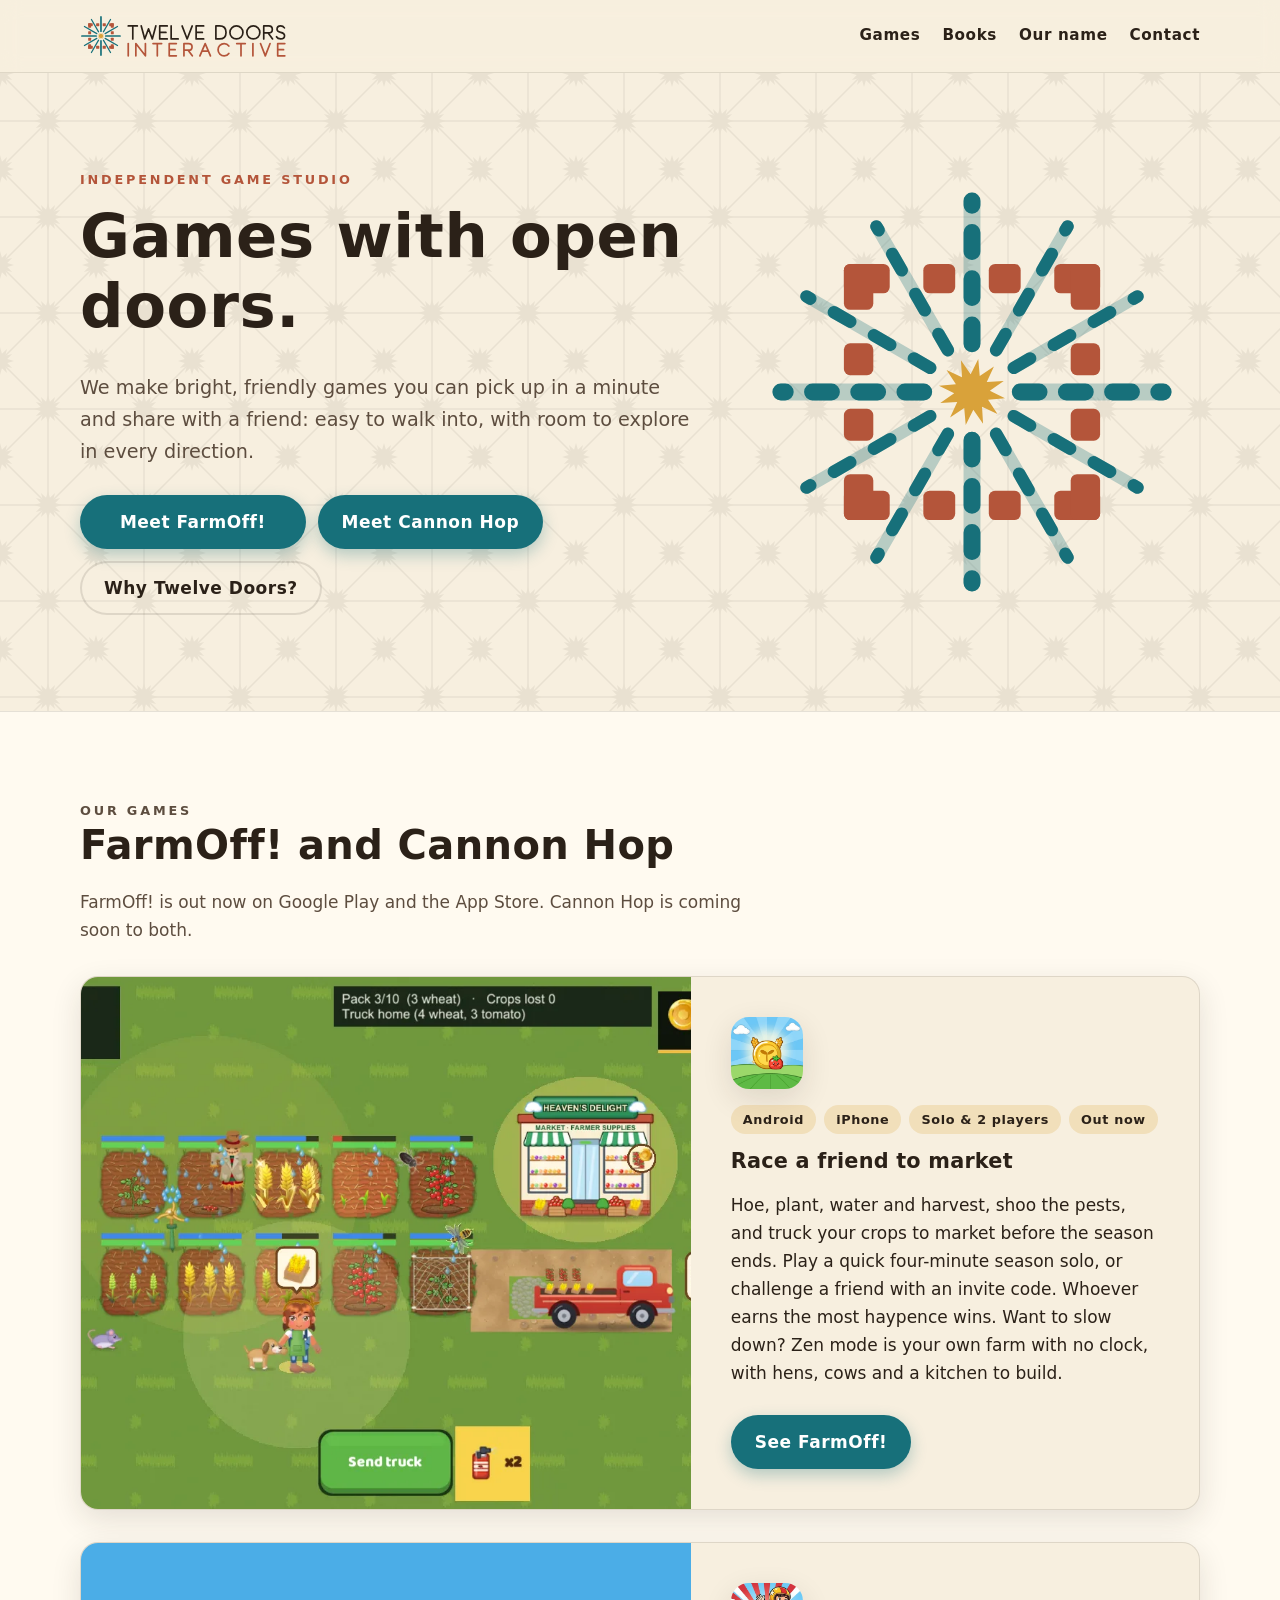
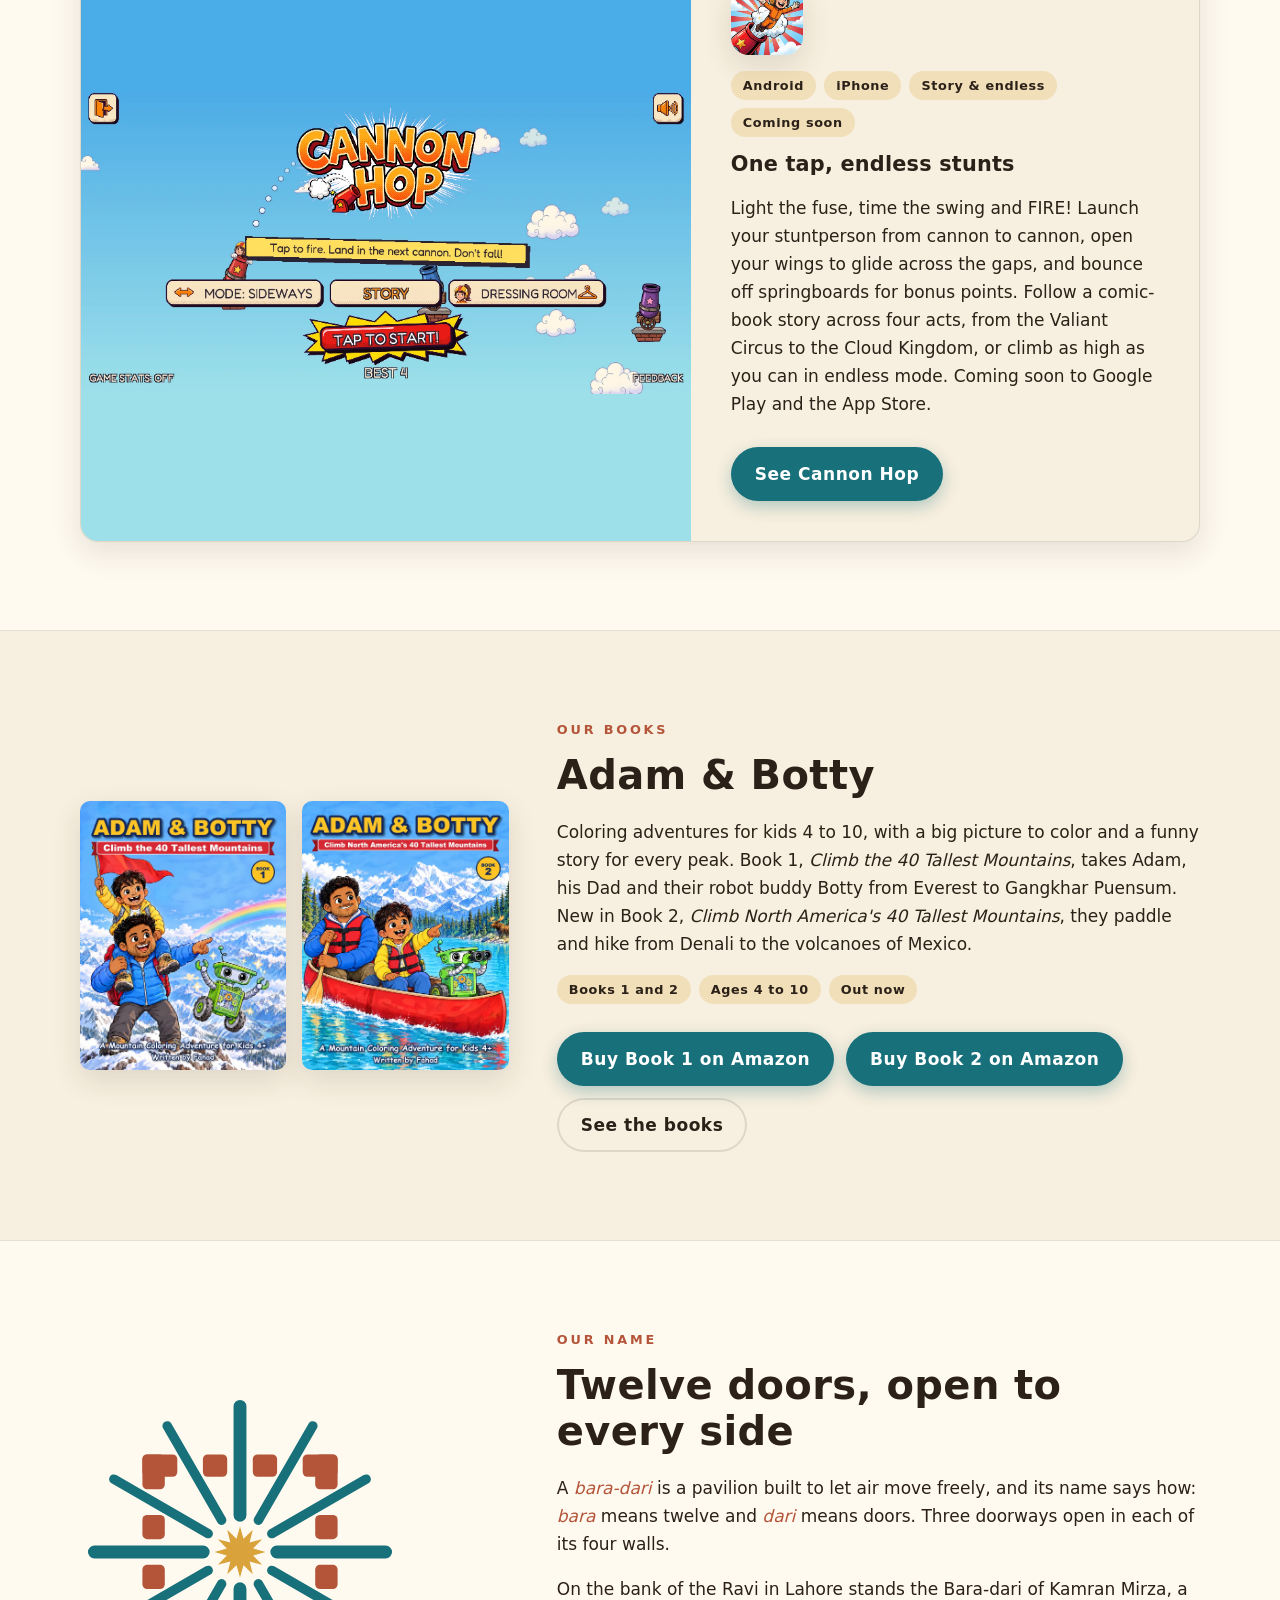
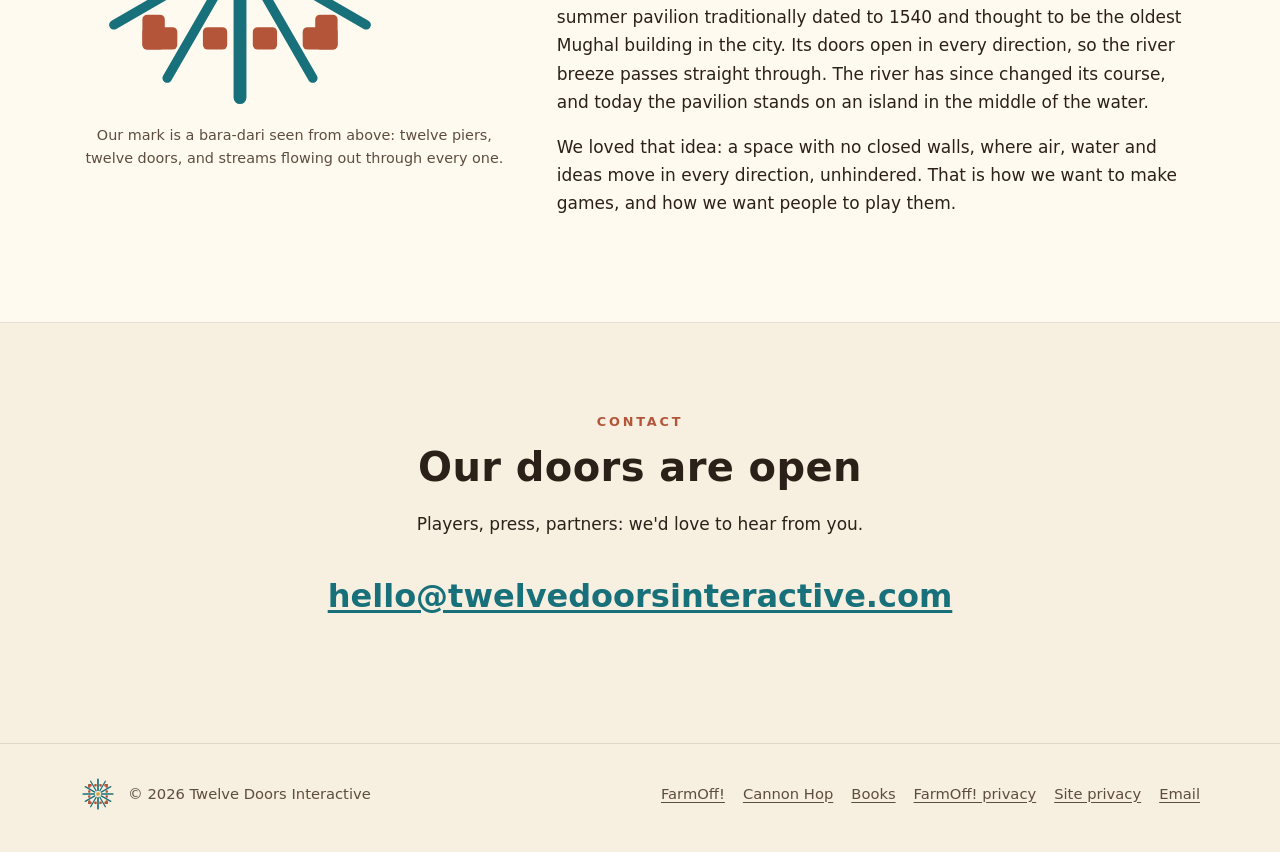
<file: index.html>
<!doctype html>
<html lang="en">
<head>
  <meta charset="utf-8">
  <meta name="viewport" content="width=device-width, initial-scale=1">
  <title>Twelve Doors Interactive</title>
  <meta name="description" content="Twelve Doors Interactive is an independent game studio making bright, friendly games you can pick up in a minute and play with a friend. Our games: FarmOff!, out now, and Cannon Hop, coming soon.">
  <meta name="theme-color" content="#16302f">
  <link rel="canonical" href="https://twelvedoorsinteractive.com/">
  <link rel="icon" href="/assets/img/favicon.svg" type="image/svg+xml">
  <link rel="icon" href="/assets/img/favicon-32.png" sizes="32x32" type="image/png">
  <link rel="apple-touch-icon" href="/assets/img/apple-touch-icon.png">
  <meta property="og:type" content="website">
  <meta property="og:site_name" content="Twelve Doors Interactive">
  <meta property="og:title" content="Twelve Doors Interactive">
  <meta property="og:description" content="An independent game studio. Games with open doors.">
  <meta property="og:url" content="https://twelvedoorsinteractive.com/">
  <meta property="og:image" content="https://twelvedoorsinteractive.com/assets/img/og-image.png">
  <meta name="twitter:card" content="summary_large_image">
  <link rel="stylesheet" href="/assets/css/site.css?v=20261119b">
  <script type="application/ld+json">
  {"@context":"https://schema.org","@type":"Organization","name":"Twelve Doors Interactive","url":"https://twelvedoorsinteractive.com/","logo":"https://twelvedoorsinteractive.com/assets/img/icon-512.png","email":"hello@twelvedoorsinteractive.com"}
  </script>
</head>
<body>
  <a class="skip" href="#main">Skip to content</a>

  <header class="site-header">
    <div class="wrap">
      <a class="brand" href="/" aria-label="Twelve Doors Interactive, home">
        <img class="logo-light" src="/assets/img/logo-horizontal.svg" alt="Twelve Doors Interactive" width="209" height="42">
        <img class="logo-dark" src="/assets/img/logo-horizontal-dark.svg" alt="" width="209" height="42">
      </a>
      <nav class="nav" aria-label="Main">
        <a href="#games">Games</a>
        <a href="/books/">Books</a>
        <a href="#name">Our name</a>
        <a href="#contact">Contact</a>
      </nav>
    </div>
  </header>

  <main id="main">
    <section class="hero">
      <div class="wrap">
        <div>
          <p class="eyebrow">Independent game studio</p>
          <h1>Games with open doors.</h1>
          <p class="lead">We make bright, friendly games you can pick up in a minute and share with a friend: easy to walk into, with room to explore in every direction.</p>
          <div class="actions">
            <a class="button" href="/farmoff/">Meet FarmOff!</a>
            <a class="button" href="/cannonhop/">Meet Cannon Hop</a>
            <a class="button quiet" href="#name">Why Twelve Doors?</a>
          </div>
        </div>
        <img class="hero-mark" src="/assets/img/mark-flow.svg" alt="The Twelve Doors mark: a pavilion with twelve doors, with streams flowing out through every one." width="420" height="420">
      </div>
    </section>

    <section id="games" class="alt">
      <div class="wrap">
        <div class="section-head">
          <p class="eyebrow">Our games</p>
          <h2>FarmOff! and Cannon Hop</h2>
          <p>FarmOff! is out now on Google Play and the App Store. Cannon Hop is coming soon to both.</p>
        </div>
        <article class="game-card">
          <a href="/farmoff/"><img src="/assets/img/farmoff/promo-field-v5.webp" alt="FarmOff! gameplay: a farmer waters wheat and tomatoes while a red truck waits to take crops to market." width="1600" height="740" loading="lazy"></a>
          <div class="body">
            <img class="icon" src="/assets/img/farmoff/icon.webp" alt="" width="72" height="72">
            <ul class="tags"><li>Android</li><li>iPhone</li><li>Solo &amp; 2 players</li><li>Out now</li></ul>
            <h3>Race a friend to market</h3>
            <p>Hoe, plant, water and harvest, shoo the pests, and truck your crops to market before the season ends. Play a quick four-minute season solo, or challenge a friend with an invite code. Whoever earns the most haypence wins. Want to slow down? Zen mode is your own farm with no clock, with hens, cows and a kitchen to build.</p>
            <div class="actions"><a class="button" href="/farmoff/">See FarmOff!</a></div>
          </div>
        </article>
        <article class="game-card" style="margin-top:32px">
          <a href="/cannonhop/"><img src="/assets/img/cannonhop/title-wide.webp" alt="The Cannon Hop start screen: the Cannon Hop logo over a blue sky, a stuntperson in a red cannon, Mode, Story and Dressing Room buttons, and a big Tap to Start! button." width="1800" height="900" loading="lazy" style="object-fit:contain;background:linear-gradient(#4bade7 50%,#9de0e9 50%)"></a>
          <div class="body">
            <img class="icon" src="/assets/img/cannonhop/icon.webp" alt="" width="72" height="72">
            <ul class="tags"><li>Android</li><li>iPhone</li><li>Story &amp; endless</li><li>Coming soon</li></ul>
            <h3>One tap, endless stunts</h3>
            <p>Light the fuse, time the swing and FIRE! Launch your stuntperson from cannon to cannon, open your wings to glide across the gaps, and bounce off springboards for bonus points. Follow a comic-book story across four acts, from the Valiant Circus to the Cloud Kingdom, or climb as high as you can in endless mode. Coming soon to Google Play and the App Store.</p>
            <div class="actions"><a class="button" href="/cannonhop/">See Cannon Hop</a></div>
          </div>
        </article>
      </div>
    </section>

    <section id="books">
      <div class="wrap story">
        <figure style="display:flex;gap:16px;justify-content:center;align-items:flex-start">
          <a href="https://www.amazon.com/dp/B0HNR1NH63" aria-label="Buy Book 1, Climb the 40 Tallest Mountains, on Amazon"><img src="/assets/img/books/adam-botty-1/cover.webp" alt="Front cover of Adam &amp; Botty: Climb the 40 Tallest Mountains" width="900" height="1174" loading="lazy" style="width:100%;max-width:220px;height:auto;border-radius:10px;box-shadow:var(--shadow)"></a>
          <a href="https://www.amazon.com/dp/B0HP3F55XQ" aria-label="Buy Book 2, Climb North America's 40 Tallest Mountains, on Amazon"><img src="/assets/img/books/adam-botty-2/cover.webp" alt="Front cover of Adam &amp; Botty: Climb North America's 40 Tallest Mountains" width="900" height="1174" loading="lazy" style="width:100%;max-width:220px;height:auto;border-radius:10px;box-shadow:var(--shadow)"></a>
        </figure>
        <div>
          <p class="eyebrow">Our books</p>
          <h2>Adam &amp; Botty</h2>
          <p>Coloring adventures for kids 4 to 10, with a big picture to color and a funny story for every peak. Book 1, <em>Climb the 40 Tallest Mountains</em>, takes Adam, his Dad and their robot buddy Botty from Everest to Gangkhar Puensum. New in Book 2, <em>Climb North America's 40 Tallest Mountains</em>, they paddle and hike from Denali to the volcanoes of Mexico.</p>
          <ul class="tags"><li>Books 1 and 2</li><li>Ages 4 to 10</li><li>Out now</li></ul>
          <div class="actions"><a class="button" href="https://www.amazon.com/dp/B0HNR1NH63">Buy Book 1 on Amazon</a><a class="button" href="https://www.amazon.com/dp/B0HP3F55XQ">Buy Book 2 on Amazon</a><a class="button quiet" href="/books/">See the books</a></div>
        </div>
      </div>
    </section>

    <section id="name" class="alt">
      <div class="wrap story">
        <figure>
          <img src="/assets/img/mark.svg" alt="The Twelve Doors mark" width="320" height="320" loading="lazy">
          <figcaption>Our mark is a bara-dari seen from above: twelve piers, twelve doors, and streams flowing out through every one.</figcaption>
        </figure>
        <div>
          <p class="eyebrow">Our name</p>
          <h2>Twelve doors, open to every side</h2>
          <p>A <span class="word">bara-dari</span> is a pavilion built to let air move freely, and its name says how: <span class="word">bara</span> means twelve and <span class="word">dari</span> means doors. Three doorways open in each of its four walls.</p>
          <p>On the bank of the Ravi in Lahore stands the Bara-dari of Kamran Mirza, a summer pavilion traditionally dated to 1540 and thought to be the oldest Mughal building in the city. Its doors open in every direction, so the river breeze passes straight through. The river has since changed its course, and today the pavilion stands on an island in the middle of the water.</p>
          <p>We loved that idea: a space with no closed walls, where air, water and ideas move in every direction, unhindered. That is how we want to make games, and how we want people to play them.</p>
        </div>
      </div>
    </section>

    <section id="contact" class="contact">
      <div class="wrap">
        <p class="eyebrow">Contact</p>
        <h2>Our doors are open</h2>
        <p>Players, press, partners: we'd love to hear from you.</p>
        <p class="email"><a href="mailto:hello@twelvedoorsinteractive.com">hello@twelvedoorsinteractive.com</a></p>
      </div>
    </section>
  </main>

  <footer class="site-footer">
    <div class="wrap">
      <div class="left"><img src="/assets/img/favicon.svg" alt="" width="36" height="36"><span>&copy; 2026 Twelve Doors Interactive</span></div>
      <nav aria-label="Footer">
        <a href="/farmoff/">FarmOff!</a>
        <a href="/cannonhop/">Cannon Hop</a>
        <a href="/books/">Books</a>
        <a href="/farmoff/privacy/">FarmOff! privacy</a>
        <a href="/privacy/">Site privacy</a>
        <a href="mailto:hello@twelvedoorsinteractive.com">Email</a>
      </nav>
    </div>
  </footer>
</body>
</html>
</file>
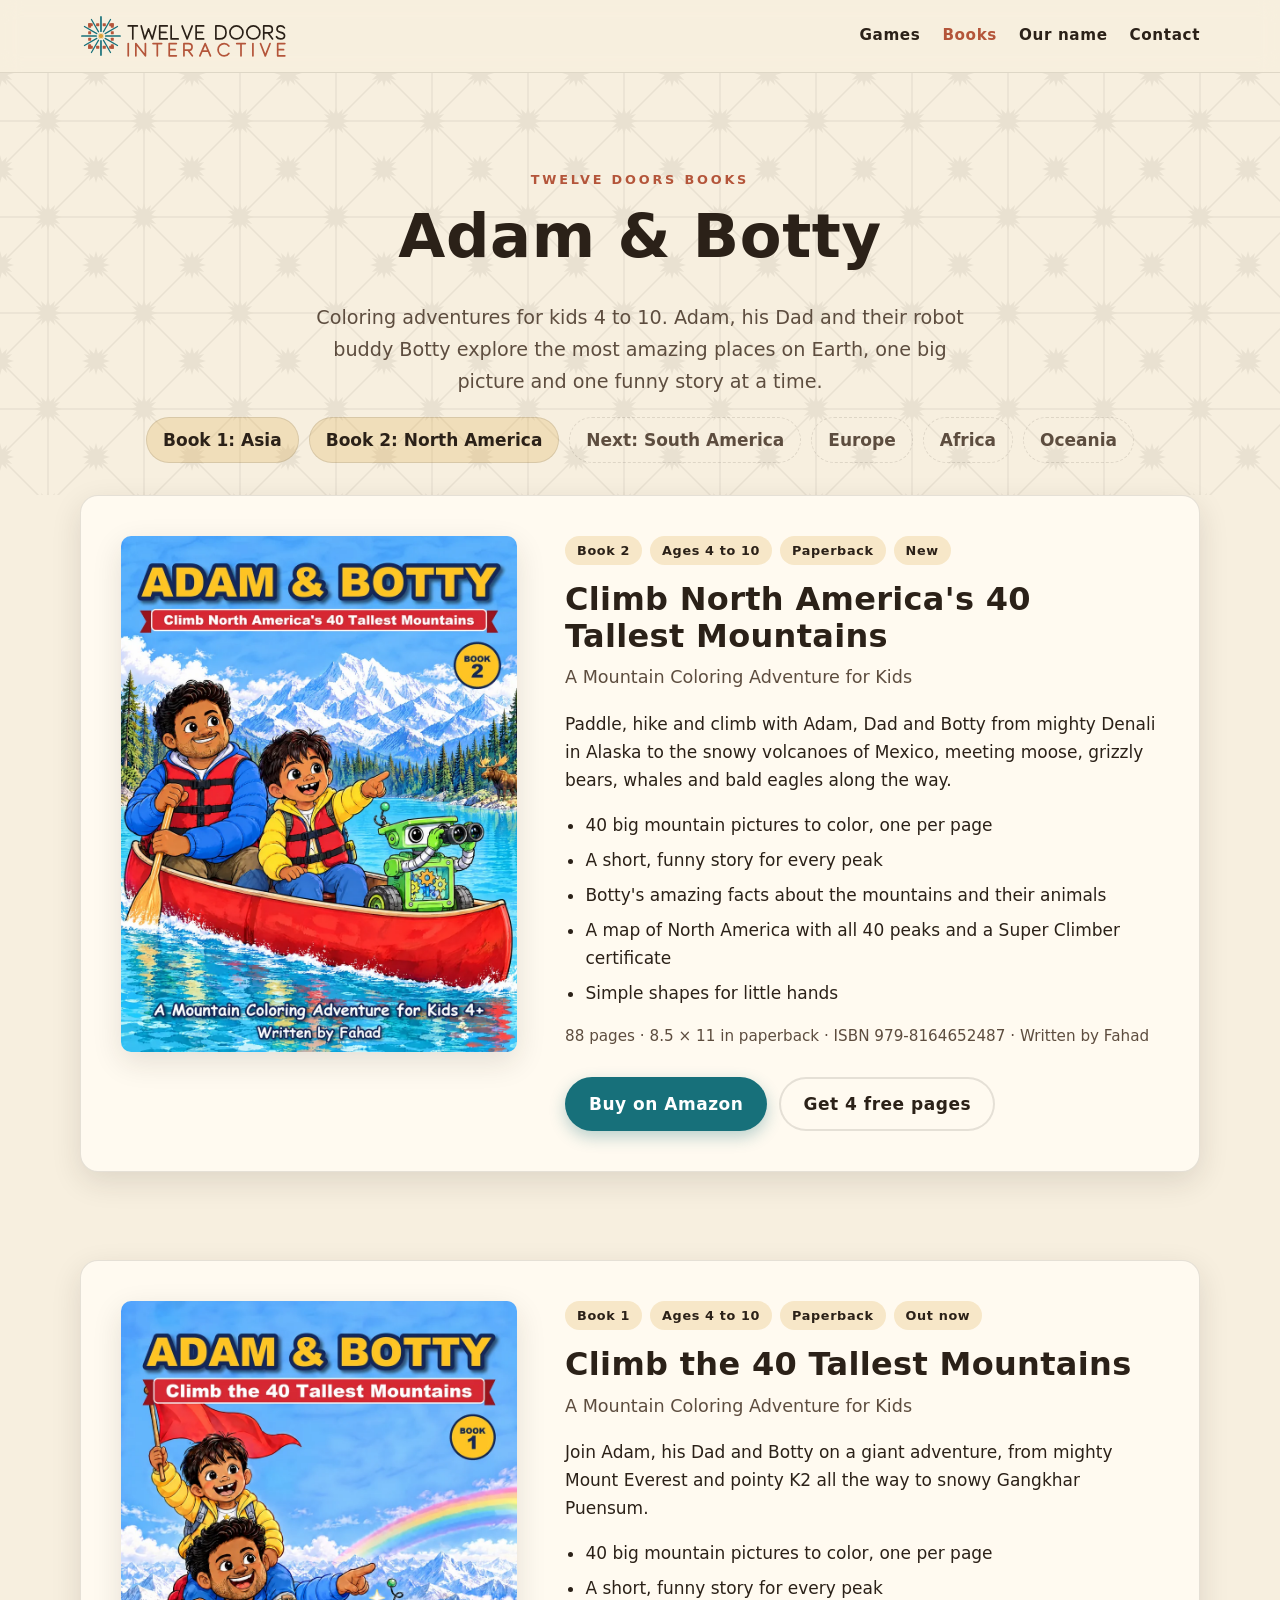
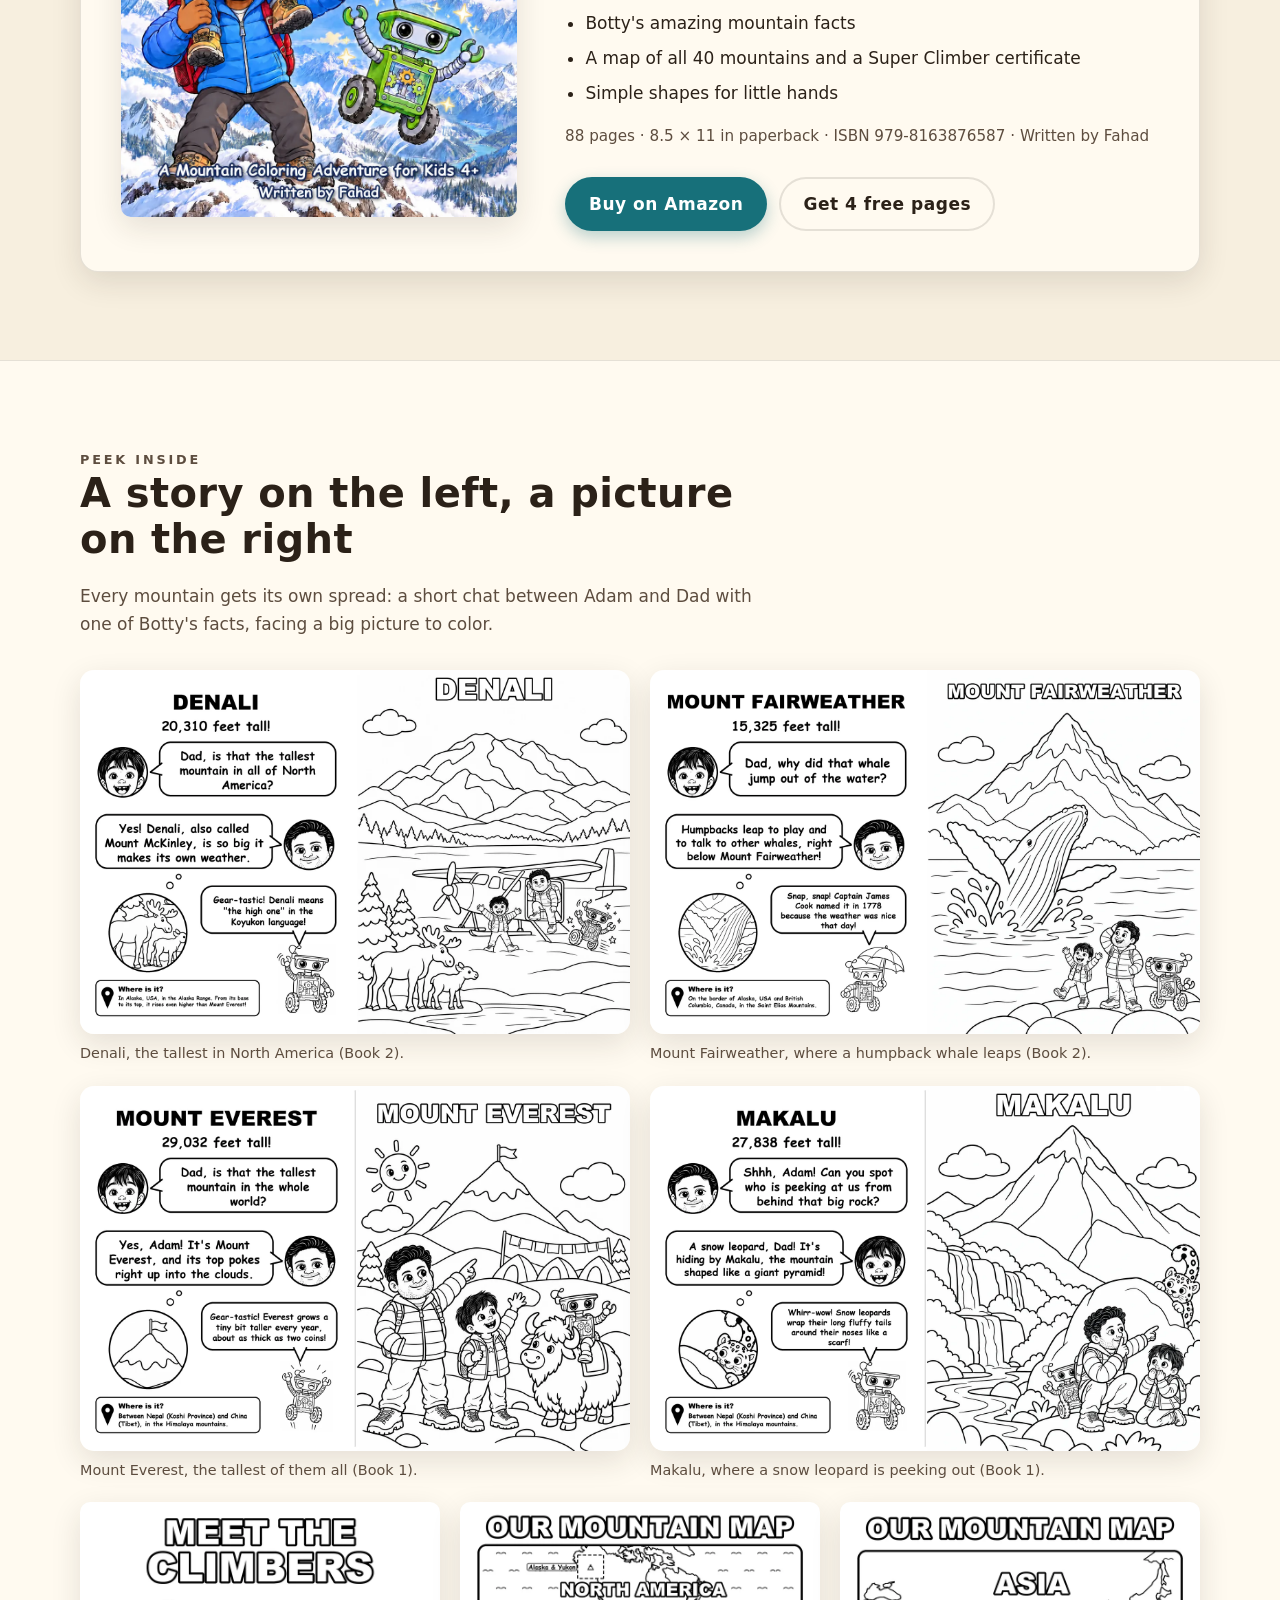
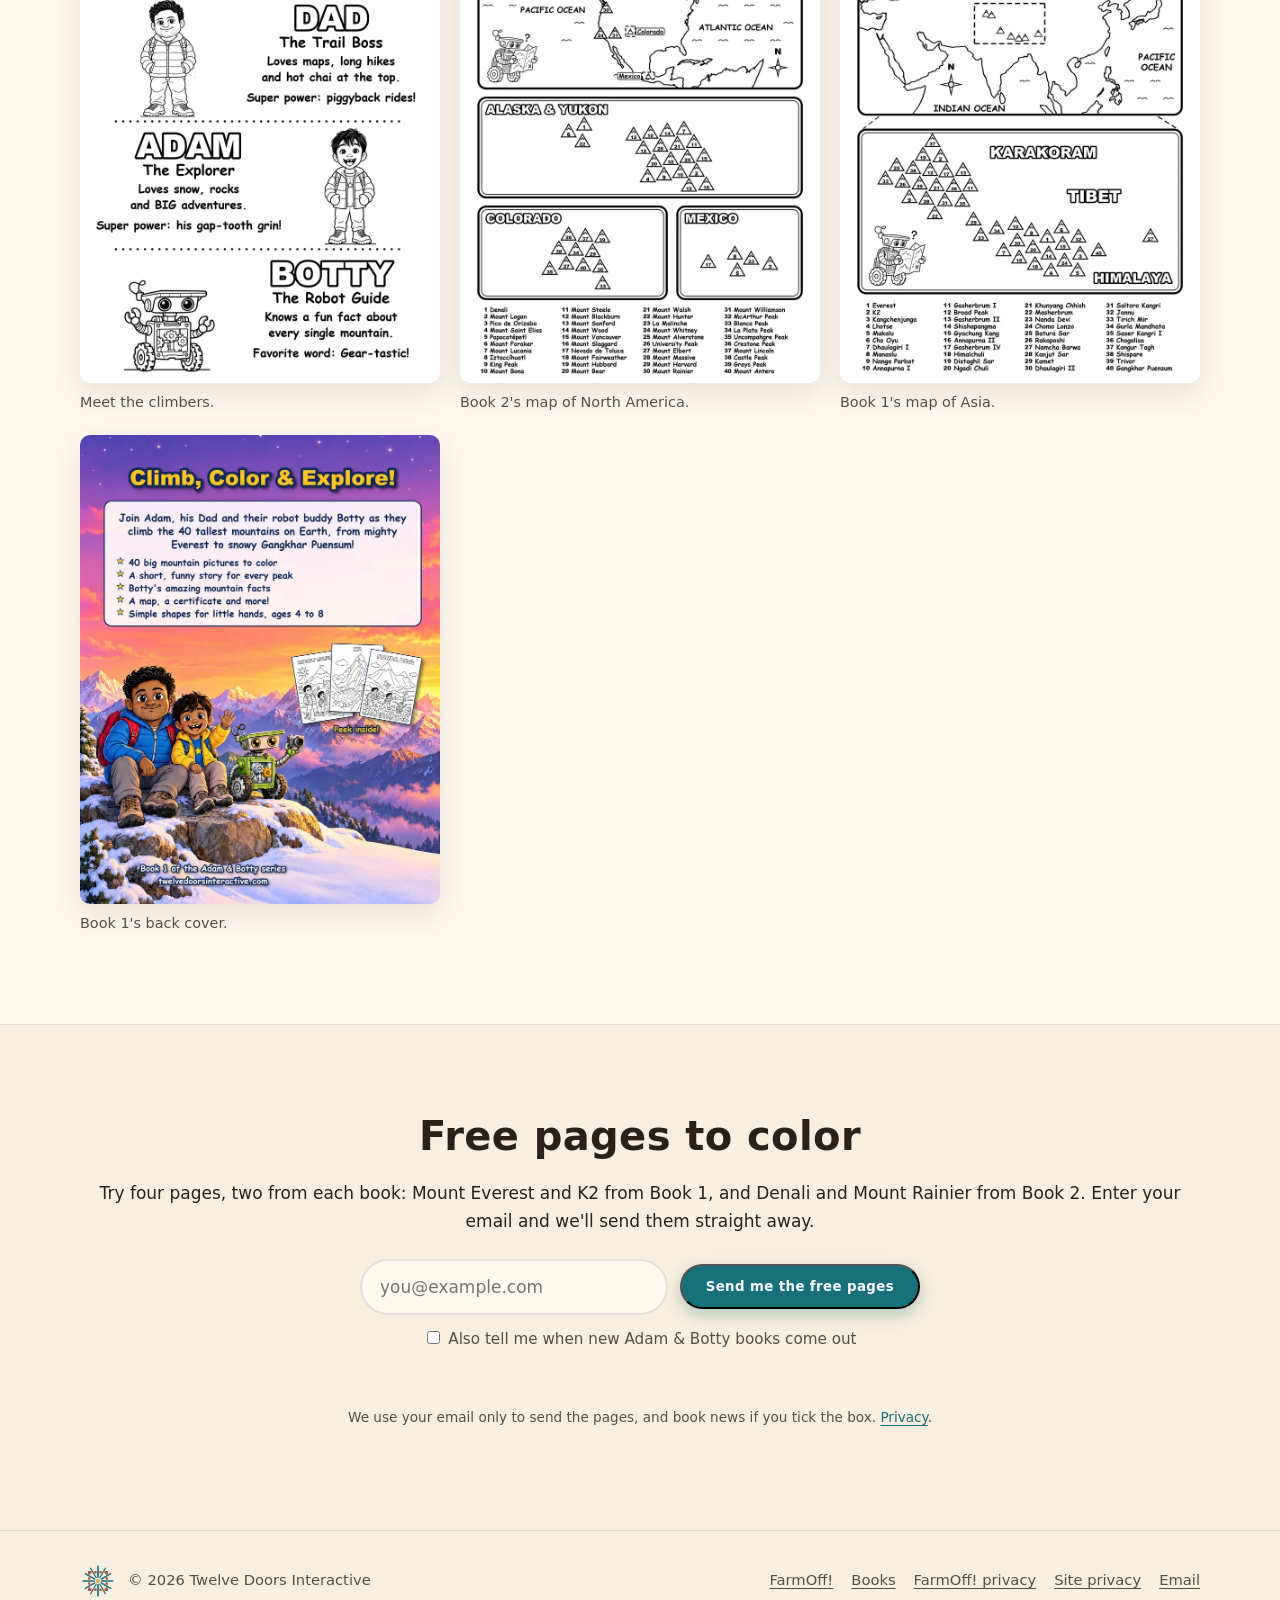
<file: books/index.html>
<!doctype html>
<html lang="en">
<head>
  <meta charset="utf-8">
  <meta name="viewport" content="width=device-width, initial-scale=1">
  <title>Books | Twelve Doors Interactive</title>
  <meta name="description" content="Adam &amp; Botty coloring adventures for kids 4 to 10. Book 1: Climb the 40 Tallest Mountains. Book 2: Climb North America's 40 Tallest Mountains. A big coloring page and a short, funny story for every peak.">
  <meta name="theme-color" content="#16302f">
  <link rel="canonical" href="https://twelvedoorsinteractive.com/books/">
  <link rel="icon" href="/assets/img/favicon.svg" type="image/svg+xml">
  <link rel="icon" href="/assets/img/favicon-32.png" sizes="32x32" type="image/png">
  <link rel="apple-touch-icon" href="/assets/img/apple-touch-icon.png">
  <meta property="og:type" content="website">
  <meta property="og:site_name" content="Twelve Doors Interactive">
  <meta property="og:title" content="Adam &amp; Botty coloring adventures">
  <meta property="og:description" content="Mountain coloring adventures for kids 4 to 10. Two books, 40 big pictures each, a funny story for every peak, and Botty's amazing facts.">
  <meta property="og:url" content="https://twelvedoorsinteractive.com/books/">
  <meta property="og:image" content="https://twelvedoorsinteractive.com/assets/img/books/adam-botty-1/share.jpg">
  <meta name="twitter:card" content="summary_large_image">
  <link rel="stylesheet" href="/assets/css/site.css?v=20261119b">
  <link rel="stylesheet" href="/assets/css/books.css">
  <script type="application/ld+json">
  [{"@context":"https://schema.org","@type":"Book","name":"ADAM & BOTTY: Climb North America's 40 Tallest Mountains","author":{"@type":"Person","name":"Fahad"},"publisher":{"@type":"Organization","name":"Twelve Doors Interactive"},"isbn":"9798164652487","bookFormat":"https://schema.org/Paperback","numberOfPages":88,"inLanguage":"en","typicalAgeRange":"4-10","image":"https://twelvedoorsinteractive.com/assets/img/books/adam-botty-2/cover.webp","url":"https://twelvedoorsinteractive.com/books/#adam-botty-2","sameAs":"https://www.amazon.com/dp/B0HP3F55XQ","offers":{"@type":"Offer","price":"9.99","priceCurrency":"USD","url":"https://www.amazon.com/dp/B0HP3F55XQ","availability":"https://schema.org/InStock"}},
   {"@context":"https://schema.org","@type":"Book","name":"ADAM & BOTTY: Climb the 40 Tallest Mountains","author":{"@type":"Person","name":"Fahad"},"publisher":{"@type":"Organization","name":"Twelve Doors Interactive"},"isbn":"9798163876587","bookFormat":"https://schema.org/Paperback","numberOfPages":88,"inLanguage":"en","typicalAgeRange":"4-10","image":"https://twelvedoorsinteractive.com/assets/img/books/adam-botty-1/cover.webp","url":"https://twelvedoorsinteractive.com/books/","sameAs":"https://www.amazon.com/dp/B0HNR1NH63","offers":{"@type":"Offer","price":"9.99","priceCurrency":"USD","url":"https://www.amazon.com/dp/B0HNR1NH63","availability":"https://schema.org/InStock"}}]
  </script>
</head>
<body>
  <a class="skip" href="#main">Skip to content</a>

  <header class="site-header">
    <div class="wrap">
      <a class="brand" href="/" aria-label="Twelve Doors Interactive, home">
        <img class="logo-light" src="/assets/img/logo-horizontal.svg" alt="Twelve Doors Interactive" width="209" height="42">
        <img class="logo-dark" src="/assets/img/logo-horizontal-dark.svg" alt="" width="209" height="42">
      </a>
      <nav class="nav" aria-label="Main">
        <a href="/#games">Games</a>
        <a href="/books/" aria-current="page">Books</a>
        <a href="/#name">Our name</a>
        <a href="/#contact">Contact</a>
      </nav>
    </div>
  </header>

  <main id="main">
    <section class="hero game-hero">
      <div class="wrap" style="display:block">
        <p class="eyebrow">Twelve Doors books</p>
        <h1>Adam &amp; Botty</h1>
        <p class="lead" style="margin-inline:auto">Coloring adventures for kids 4 to 10. Adam, his Dad and their robot buddy Botty explore the most amazing places on Earth, one big picture and one funny story at a time.</p>
        <ul class="series-next" style="justify-content:center" aria-label="The series">
          <li class="now">Book 1: Asia</li>
          <li class="now">Book 2: North America</li>
          <li>Next: South America</li>
          <li>Europe</li>
          <li>Africa</li>
          <li>Oceania</li>
        </ul>
      </div>
    </section>

    <section id="adam-botty-2" style="padding-top:0">
      <div class="wrap">
        <article class="book-card">
          <img class="cover" src="/assets/img/books/adam-botty-2/cover.webp" alt="Front cover of Adam &amp; Botty: Climb North America's 40 Tallest Mountains. Dad paddles a red canoe on a turquoise lake while Adam points at a moose on the shore and Botty the green robot watches through binoculars." width="900" height="1174">
          <div>
            <ul class="tags"><li>Book 2</li><li>Ages 4 to 10</li><li>Paperback</li><li>New</li></ul>
            <h3>Climb North America's 40 Tallest Mountains</h3>
            <p class="subtitle">A Mountain Coloring Adventure for Kids</p>
            <p>Paddle, hike and climb with Adam, Dad and Botty from mighty Denali in Alaska to the snowy volcanoes of Mexico, meeting moose, grizzly bears, whales and bald eagles along the way.</p>
            <ul class="highlights">
              <li>40 big mountain pictures to color, one per page</li>
              <li>A short, funny story for every peak</li>
              <li>Botty's amazing facts about the mountains and their animals</li>
              <li>A map of North America with all 40 peaks and a Super Climber certificate</li>
              <li>Simple shapes for little hands</li>
            </ul>
            <p class="facts">88 pages · 8.5 × 11 in paperback · ISBN 979-8164652487 · Written by Fahad</p>
            <div class="actions">
              <a class="button" href="https://www.amazon.com/dp/B0HP3F55XQ">Buy on Amazon</a>
              <a class="button quiet" href="#free-pages">Get 4 free pages</a>
            </div>
          </div>
        </article>
      </div>
    </section>

    <section id="adam-botty-1" style="padding-top:0">
      <div class="wrap">
        <article class="book-card">
          <img class="cover" src="/assets/img/books/adam-botty-1/cover.webp" alt="Front cover of Adam &amp; Botty: Climb the 40 Tallest Mountains. Adam rides on Dad's shoulders waving a red flag on a snowy summit while Botty the green robot jumps beside them." width="900" height="1174">
          <div>
            <ul class="tags"><li>Book 1</li><li>Ages 4 to 10</li><li>Paperback</li><li>Out now</li></ul>
            <h3>Climb the 40 Tallest Mountains</h3>
            <p class="subtitle">A Mountain Coloring Adventure for Kids</p>
            <p>Join Adam, his Dad and Botty on a giant adventure, from mighty Mount Everest and pointy K2 all the way to snowy Gangkhar Puensum.</p>
            <ul class="highlights">
              <li>40 big mountain pictures to color, one per page</li>
              <li>A short, funny story for every peak</li>
              <li>Botty's amazing mountain facts</li>
              <li>A map of all 40 mountains and a Super Climber certificate</li>
              <li>Simple shapes for little hands</li>
            </ul>
            <p class="facts">88 pages · 8.5 × 11 in paperback · ISBN 979-8163876587 · Written by Fahad</p>
            <div class="actions">
              <a class="button" href="https://www.amazon.com/dp/B0HNR1NH63">Buy on Amazon</a>
              <a class="button quiet" href="#free-pages">Get 4 free pages</a>
            </div>
          </div>
        </article>
      </div>
    </section>

    <section class="alt">
      <div class="wrap">
        <div class="section-head">
          <p class="eyebrow">Peek inside</p>
          <h2>A story on the left, a picture on the right</h2>
          <p>Every mountain gets its own spread: a short chat between Adam and Dad with one of Botty's facts, facing a big picture to color.</p>
        </div>
        <div class="shots">
          <figure><img src="/assets/img/books/adam-botty-2/spread-denali.webp" alt="Denali spread from Book 2: Adam asks if Denali is the tallest mountain in North America, Botty shares that it is also called Mount McKinley, and the facing page shows Denali with a bush plane and a moose to color." width="1600" height="1060" loading="lazy"><figcaption>Denali, the tallest in North America (Book 2).</figcaption></figure>
          <figure><img src="/assets/img/books/adam-botty-2/spread-fairweather.webp" alt="Mount Fairweather spread from Book 2: Adam asks why a whale jumped out of the water, Dad explains humpbacks breach to play and talk, and the facing page shows a humpback whale leaping below the mountain." width="1600" height="1060" loading="lazy"><figcaption>Mount Fairweather, where a humpback whale leaps (Book 2).</figcaption></figure>
          <figure><img src="/assets/img/books/adam-botty-1/spread-everest.webp" alt="Mount Everest spread: Adam asks Dad if it's the tallest mountain in the world, Botty shares a fact, and the facing page shows Everest with Dad, Adam, Botty and a yak to color." width="1600" height="1060" loading="lazy"><figcaption>Mount Everest, the tallest of them all (Book 1).</figcaption></figure>
          <figure><img src="/assets/img/books/adam-botty-1/spread-makalu.webp" alt="Makalu spread: Dad whispers that someone is peeking from behind a rock, and the facing page shows a snow leopard peeking out as Dad points and Adam gasps." width="1600" height="1060" loading="lazy"><figcaption>Makalu, where a snow leopard is peeking out (Book 1).</figcaption></figure>
        </div>
        <div class="pages3" style="margin-top:20px">
          <figure><img src="/assets/img/books/adam-botty-1/meet-the-climbers.webp" alt="Meet the Climbers page introducing Dad, Adam and Botty with hollow names to color." width="800" height="1068" loading="lazy"><figcaption>Meet the climbers.</figcaption></figure>
          <figure><img src="/assets/img/books/adam-botty-2/map.webp" alt="Our Mountain Map from Book 2: an outline of North America with zoomed maps of Alaska and Yukon, Colorado and Mexico showing all 40 numbered peaks." width="800" height="1068" loading="lazy"><figcaption>Book 2's map of North America.</figcaption></figure>
          <figure><img src="/assets/img/books/adam-botty-1/map.webp" alt="Our Mountain Map: an outline of Asia with the mountain area boxed, and a zoomed map of all 40 numbered peaks." width="800" height="1068" loading="lazy"><figcaption>Book 1's map of Asia.</figcaption></figure>
          <figure><img src="/assets/img/books/adam-botty-1/back-cover.webp" alt="Back cover: Dad, Adam and Botty sit on a rock at sunset over the Himalaya, with the book's blurb and a peek at three coloring pages." width="800" height="1043" loading="lazy"><figcaption>Book 1's back cover.</figcaption></figure>
        </div>
      </div>
    </section>

    <section class="contact">
      <div class="wrap">
        <h2>Free pages to color</h2>
        <p>Try four pages, two from each book: Mount Everest and K2 from Book 1, and Denali and Mount Rainier from Book 2. Enter your email and we'll send them straight away.</p>
        <!-- data-endpoint = the Google Apps Script web app URL; while it is empty the form falls back to email -->
        <form class="signup" id="free-pages" data-endpoint="https://script.google.com/macros/s/AKfycbw-E9r7WZq9fwzD2ekvBv_DMESkzRA-JWRHCSIm-WF9NGCzaH5HMgTPl4oSDLWfVfP7gA/exec" novalidate>
          <label class="visually-hidden" for="fp-email">Email address</label>
          <input id="fp-email" name="email" type="email" required autocomplete="email" placeholder="you@example.com">
          <input type="hidden" name="source" value="books-page">
          <input type="hidden" name="elapsed" value="0">
          <input class="visually-hidden" name="website" tabindex="-1" autocomplete="off" aria-hidden="true">
          <button class="button" type="submit">Send me the free pages</button>
          <label class="opt-in"><input type="checkbox" name="updates" value="yes"> Also tell me when new Adam &amp; Botty books come out</label>
          <p class="signup-msg" role="status" aria-live="polite"></p>
        </form>
        <p class="small-print">We use your email only to send the pages, and book news if you tick the box. <a href="/privacy/">Privacy</a>.</p>
      </div>
    </section>
  </main>

  <footer class="site-footer">
    <div class="wrap">
      <div class="left"><img src="/assets/img/favicon.svg" alt="" width="36" height="36"><span>&copy; 2026 Twelve Doors Interactive</span></div>
      <nav aria-label="Footer">
        <a href="/farmoff/">FarmOff!</a>
        <a href="/books/">Books</a>
        <a href="/farmoff/privacy/">FarmOff! privacy</a>
        <a href="/privacy/">Site privacy</a>
        <a href="mailto:hello@twelvedoorsinteractive.com">Email</a>
      </nav>
    </div>
  </footer>

  <script>
  (function () {
    var loadedAt = Date.now();
    var form = document.getElementById('free-pages');
    var msg = form.querySelector('.signup-msg');
    form.addEventListener('submit', function (e) {
      e.preventDefault();
      var email = form.email.value.trim();
      if (!/^[^\s@]+@[^\s@]+\.[^\s@]{2,}$/.test(email)) { msg.textContent = 'Please enter a valid email address.'; return; }
      var endpoint = form.getAttribute('data-endpoint');
      if (!endpoint) {
        window.location.href = 'mailto:hello@twelvedoorsinteractive.com?subject=Free%20Adam%20%26%20Botty%20pages&body=Please%20send%20me%20the%203%20free%20pages.';
        return;
      }
      form.elapsed.value = String(Date.now() - loadedAt);  // the sign-up ignores instant (bot) submissions
      var button = form.querySelector('button');
      button.disabled = true;
      msg.textContent = 'Sending...';
      fetch(endpoint, { method: 'POST', mode: 'no-cors', body: new URLSearchParams(new FormData(form)) })
        .then(function () { form.reset(); msg.textContent = 'Done! Check your inbox for your free pages (and your spam folder, just in case).'; })
        .catch(function () { msg.textContent = 'Something went wrong. Please email hello@twelvedoorsinteractive.com and we will send them.'; })
        .then(function () { button.disabled = false; });
    });
  })();
  </script>
</body>
</html>
</file>
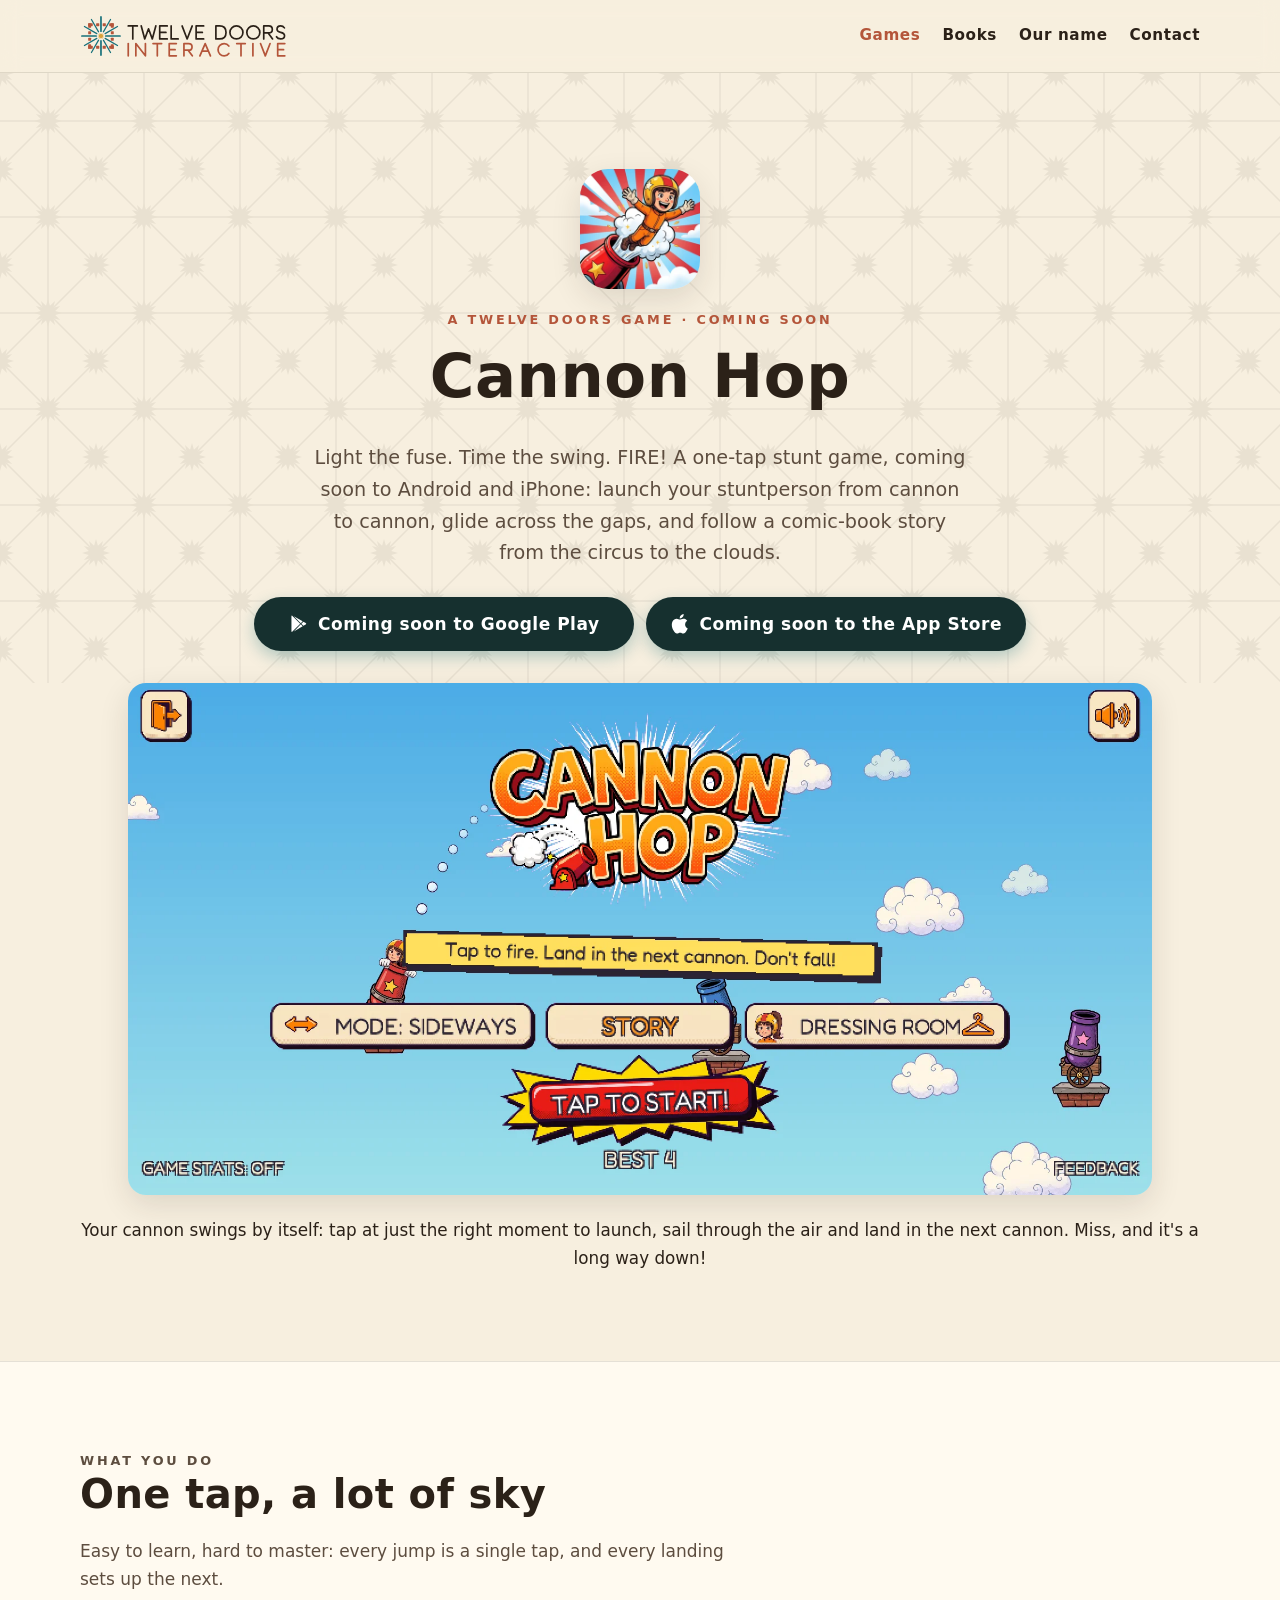
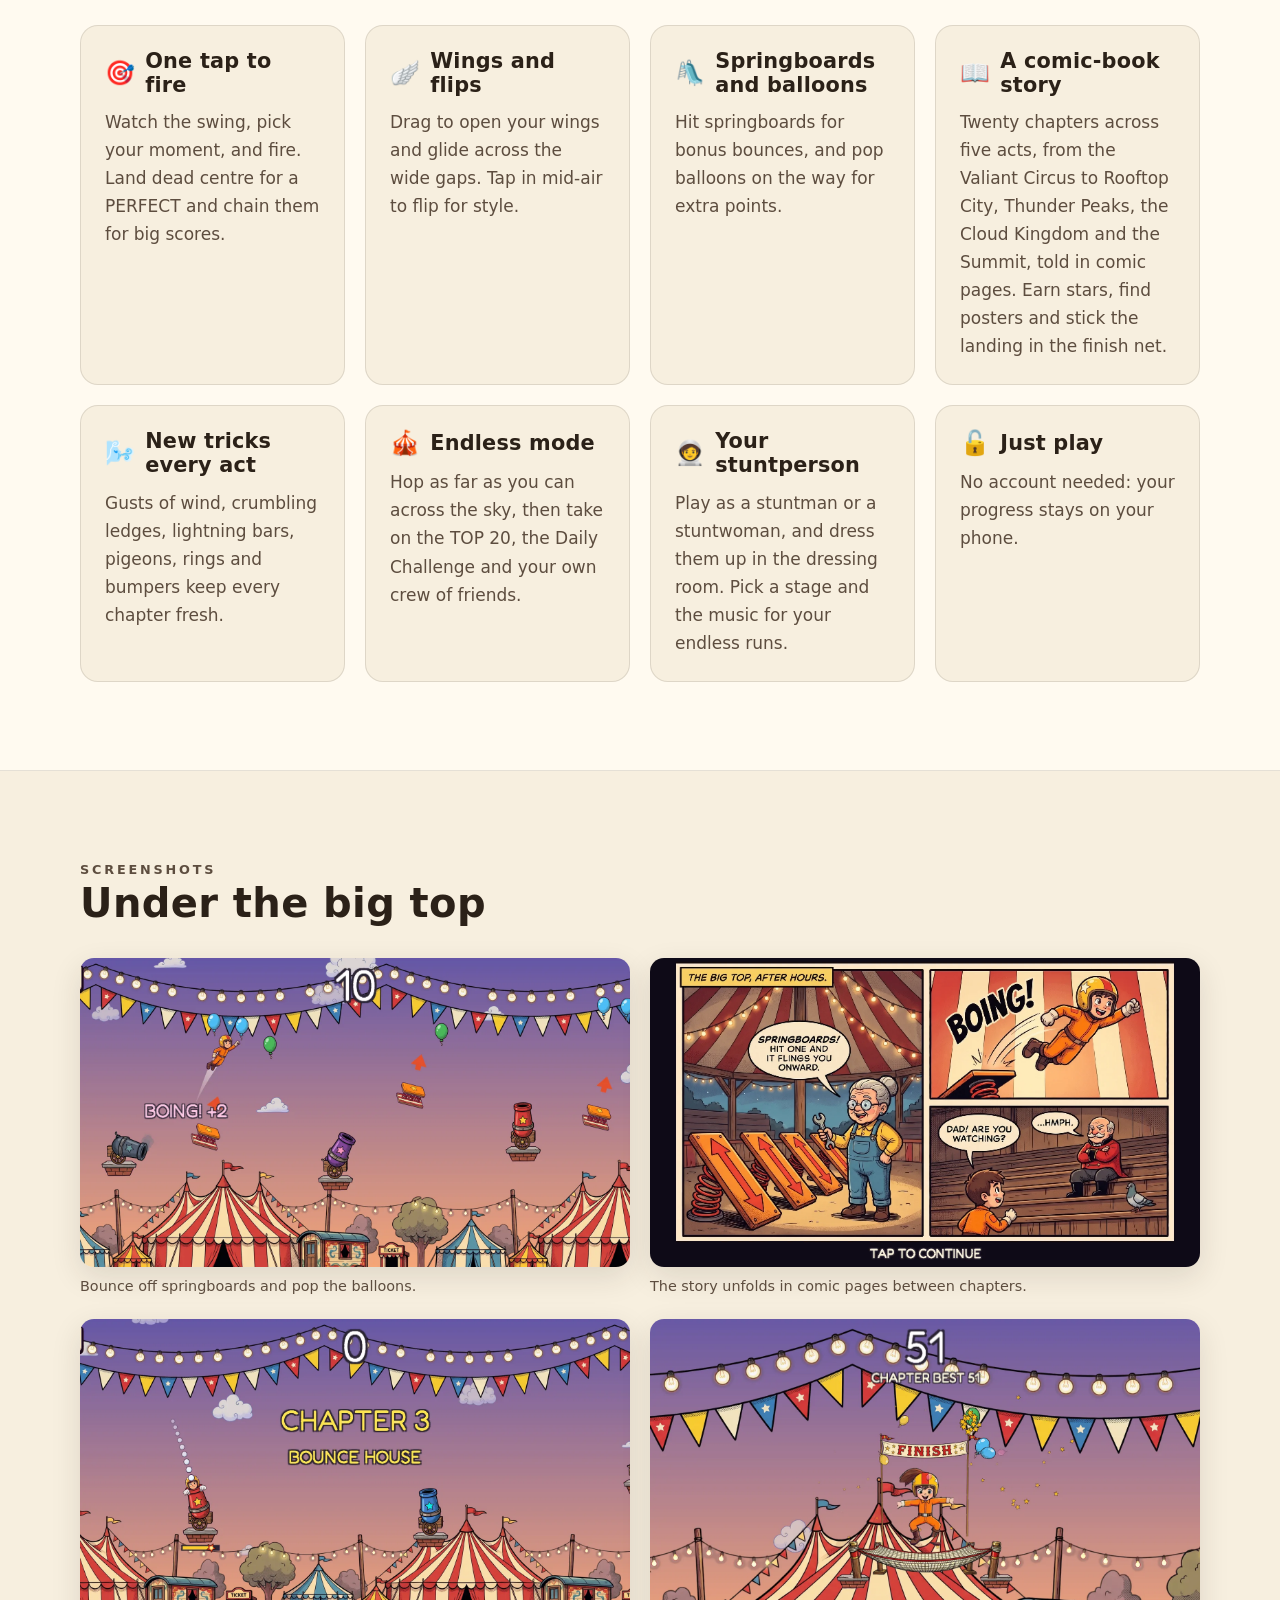
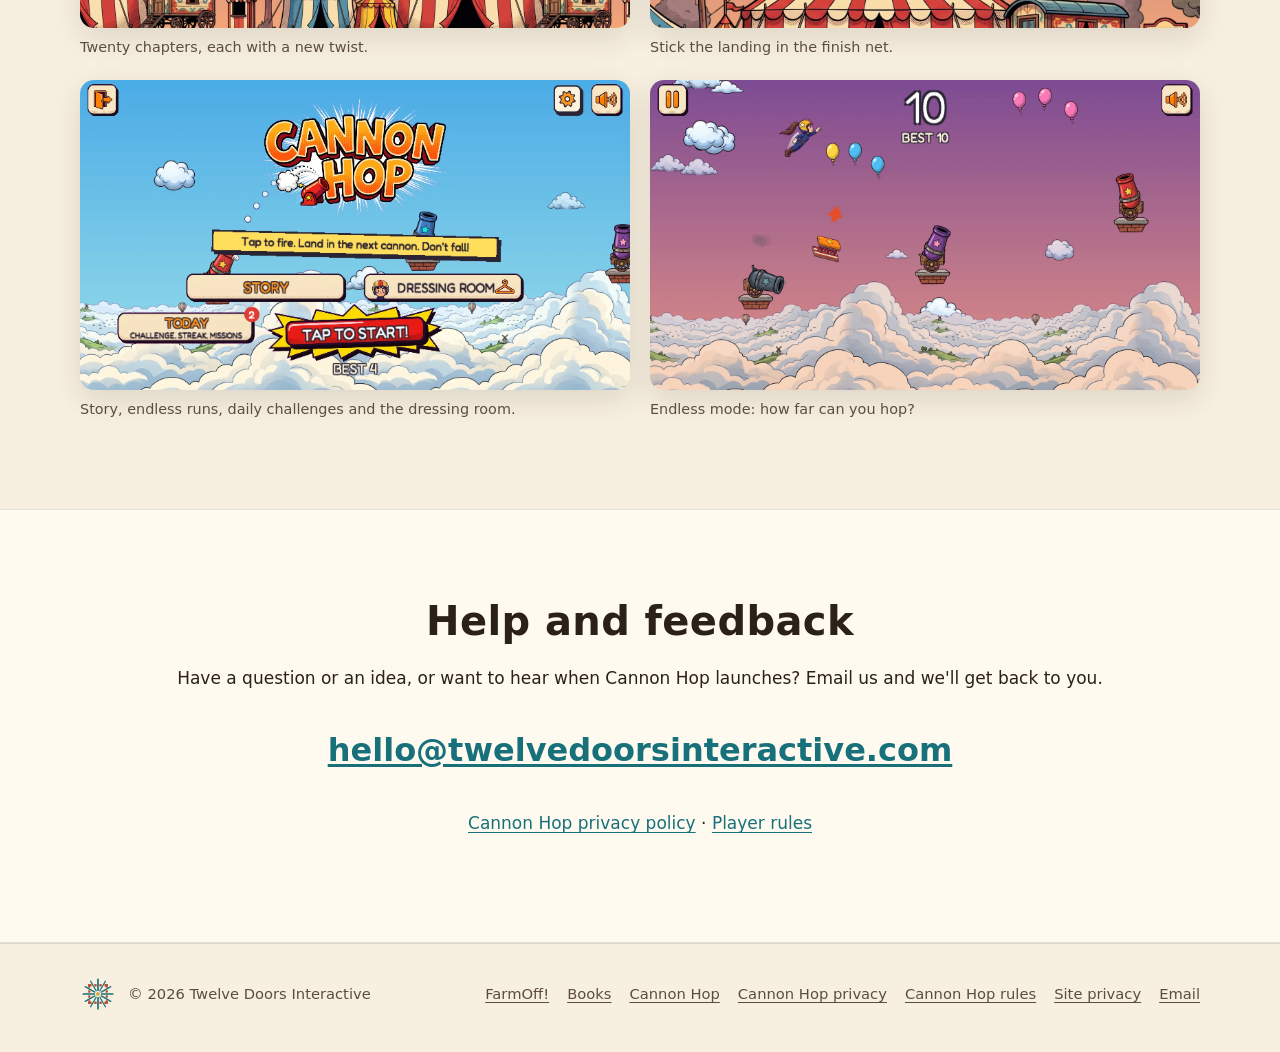
<file: cannonhop/index.html>
<!doctype html>
<html lang="en">
<head>
  <meta charset="utf-8">
  <meta name="viewport" content="width=device-width, initial-scale=1">
  <title>Cannon Hop | Twelve Doors Interactive</title>
  <meta name="description" content="Cannon Hop is a one-tap stunt game, coming soon to Android and iPhone. Time the swing, fire your stuntperson from cannon to cannon, and follow a comic-book story across five acts, or see how far you can hop in endless mode.">
  <meta name="theme-color" content="#16302f">
  <link rel="canonical" href="https://twelvedoorsinteractive.com/cannonhop/">
  <link rel="icon" href="/assets/img/favicon.svg" type="image/svg+xml">
  <link rel="icon" href="/assets/img/favicon-32.png" sizes="32x32" type="image/png">
  <link rel="apple-touch-icon" href="/assets/img/apple-touch-icon.png">
  <meta property="og:type" content="website">
  <meta property="og:site_name" content="Twelve Doors Interactive">
  <meta property="og:title" content="Cannon Hop: one tap, endless stunts">
  <meta property="og:description" content="Light the fuse. Time the swing. FIRE! A one-tap stunt game, coming soon to Android and iPhone.">
  <meta property="og:url" content="https://twelvedoorsinteractive.com/cannonhop/">
  <meta property="og:image" content="https://twelvedoorsinteractive.com/assets/img/cannonhop/share.jpg">
  <meta name="twitter:card" content="summary_large_image">
  <link rel="stylesheet" href="/assets/css/site.css?v=20261119b">
</head>
<body>
  <a class="skip" href="#main">Skip to content</a>

  <header class="site-header">
    <div class="wrap">
      <a class="brand" href="/" aria-label="Twelve Doors Interactive, home">
        <img class="logo-light" src="/assets/img/logo-horizontal.svg" alt="Twelve Doors Interactive" width="209" height="42">
        <img class="logo-dark" src="/assets/img/logo-horizontal-dark.svg" alt="" width="209" height="42">
      </a>
      <nav class="nav" aria-label="Main">
        <a href="/#games" aria-current="page">Games</a>
        <a href="/books/">Books</a>
        <a href="/#name">Our name</a>
        <a href="/#contact">Contact</a>
      </nav>
    </div>
  </header>

  <main id="main">
    <section class="hero game-hero">
      <div class="wrap" style="display:block">
        <img class="icon" src="/assets/img/cannonhop/icon.webp" alt="Cannon Hop app icon" width="120" height="120">
        <p class="eyebrow">A Twelve Doors game · Coming soon</p>
        <h1>Cannon Hop</h1>
        <p class="lead" style="margin-inline:auto">Light the fuse. Time the swing. FIRE! A one-tap stunt game, coming soon to Android and iPhone: launch your stuntperson from cannon to cannon, glide across the gaps, and follow a comic-book story from the circus to the clouds.</p>
        <div class="actions">
          <span class="button soon" aria-disabled="true"><svg class="store" width="18" height="18" viewBox="0 0 24 24" aria-hidden="true" focusable="false"><path fill="currentColor" d="M3.609 1.814L13.792 12 3.61 22.186a.996.996 0 0 1-.61-.92V2.734a1 1 0 0 1 .609-.92zm10.89 10.893l2.302 2.302-10.937 6.333 8.635-8.635zm3.199-3.198l2.807 1.626a1 1 0 0 1 0 1.73l-2.808 1.626L15.206 12l2.492-2.491zM5.864 2.658L16.8 8.99l-2.302 2.302-8.634-8.635z"/></svg>Coming soon to Google Play</span>
          <span class="button soon" aria-disabled="true"><svg class="store" width="18" height="18" viewBox="0 0 24 24" aria-hidden="true" focusable="false"><path fill="currentColor" d="M12.152 6.896c-.948 0-2.415-1.078-3.96-1.04-2.04.027-3.91 1.183-4.961 3.014-2.117 3.675-.546 9.103 1.519 12.09 1.013 1.454 2.208 3.09 3.792 3.039 1.52-.065 2.09-.987 3.935-.987 1.831 0 2.35.987 3.96.948 1.637-.026 2.676-1.48 3.676-2.948 1.156-1.688 1.636-3.325 1.662-3.415-.039-.013-3.182-1.221-3.22-4.857-.026-3.04 2.48-4.494 2.597-4.559-1.429-2.09-3.623-2.324-4.39-2.376-2-.156-3.675 1.09-4.61 1.09zM15.53 3.83c.843-1.012 1.4-2.427 1.245-3.83-1.207.052-2.662.805-3.532 1.818-.78.896-1.454 2.338-1.273 3.714 1.338.104 2.715-.688 3.559-1.701"/></svg>Coming soon to the App Store</span>
        </div>
      </div>
    </section>

    <section style="padding-top:0">
      <div class="wrap">
        <img src="/assets/img/cannonhop/title-wide.webp" alt="The Cannon Hop start screen: the Cannon Hop logo over a blue sky, a stuntperson in a red cannon, Mode, Story and Dressing Room buttons, and a big Tap to Start! button." width="1800" height="900" style="width:100%;height:auto;max-width:1024px;margin-inline:auto;border-radius:var(--radius);box-shadow:var(--shadow)">
        <p class="how-to">Your cannon swings by itself: tap at just the right moment to launch, sail through the air and land in the next cannon. Miss, and it's a long way down!</p>
      </div>
    </section>

    <section class="alt">
      <div class="wrap">
        <div class="section-head">
          <p class="eyebrow">What you do</p>
          <h2>One tap, a lot of sky</h2>
          <p>Easy to learn, hard to master: every jump is a single tap, and every landing sets up the next.</p>
        </div>
        <div class="features">
          <div class="feature"><h3><span aria-hidden="true">🎯</span>One tap to fire</h3><p>Watch the swing, pick your moment, and fire. Land dead centre for a PERFECT and chain them for big scores.</p></div>
          <div class="feature"><h3><span aria-hidden="true">🪽</span>Wings and flips</h3><p>Drag to open your wings and glide across the wide gaps. Tap in mid-air to flip for style.</p></div>
          <div class="feature"><h3><span aria-hidden="true">🛝</span>Springboards and balloons</h3><p>Hit springboards for bonus bounces, and pop balloons on the way for extra points.</p></div>
          <div class="feature"><h3><span aria-hidden="true">📖</span>A comic-book story</h3><p>Twenty chapters across five acts, from the Valiant Circus to Rooftop City, Thunder Peaks, the Cloud Kingdom and the Summit, told in comic pages. Earn stars, find posters and stick the landing in the finish net.</p></div>
          <div class="feature"><h3><span aria-hidden="true">🌬️</span>New tricks every act</h3><p>Gusts of wind, crumbling ledges, lightning bars, pigeons, rings and bumpers keep every chapter fresh.</p></div>
          <div class="feature"><h3><span aria-hidden="true">🎪</span>Endless mode</h3><p>Hop as far as you can across the sky, then take on the TOP 20, the Daily Challenge and your own crew of friends.</p></div>
          <div class="feature"><h3><span aria-hidden="true">🧑‍🚀</span>Your stuntperson</h3><p>Play as a stuntman or a stuntwoman, and dress them up in the dressing room. Pick a stage and the music for your endless runs.</p></div>
          <div class="feature"><h3><span aria-hidden="true">🔓</span>Just play</h3><p>No account needed: your progress stays on your phone.</p></div>
        </div>
      </div>
    </section>

    <section>
      <div class="wrap">
        <div class="section-head">
          <p class="eyebrow">Screenshots</p>
          <h2>Under the big top</h2>
        </div>
        <div class="shots">
          <figure><img src="/assets/img/cannonhop/springboard.webp" alt="The stuntperson soars above the circus tents after bouncing off a springboard, with balloons, more springboards and three cannons on brick ledges ahead. BOING! +2." width="1600" height="900" loading="lazy"><figcaption>Bounce off springboards and pop the balloons.</figcaption></figure>
          <figure><img src="/assets/img/cannonhop/comic.webp" alt="A comic page: a mechanic with a wrench shows off a row of springboards in the big top after hours, the stuntperson bounces off one with a BOING!, and their father watches from the stands." width="1600" height="900" loading="lazy"><figcaption>The story unfolds in comic pages between chapters.</figcaption></figure>
          <figure><img src="/assets/img/cannonhop/chapter.webp" alt="Chapter 3, Bounce House: the stuntperson waits in a red cannon, aim dots curving up, with a blue cannon on the next ledge." width="1600" height="900" loading="lazy"><figcaption>Twenty chapters, each with a new twist.</figcaption></figure>
          <figure><video src="/assets/img/cannonhop/finish.mp4" poster="/assets/img/cannonhop/finish.webp" width="1600" height="900" autoplay muted loop playsinline preload="metadata" aria-label="The stuntperson flies in under the FINISH banner, dives into the circus net, springs up into a somersault, lands on their feet and cheers with arms up as stars and balloons float around."></video><figcaption>Stick the landing in the finish net.</figcaption></figure>
          <figure><img src="/assets/img/cannonhop/title.webp" alt="The Cannon Hop title screen: Story, Dressing Room and Today buttons, and a big Tap to Start! button." width="1600" height="900" loading="lazy"><figcaption>Story, endless runs, daily challenges and the dressing room.</figcaption></figure>
          <figure><img src="/assets/img/cannonhop/endless.webp" alt="Endless mode: the stuntperson glides on yellow wings past a row of balloons, with springboards and cannons on brick ledges across a sunset sky." width="1600" height="900" loading="lazy"><figcaption>Endless mode: how far can you hop?</figcaption></figure>
        </div>
      </div>
    </section>

    <section class="contact alt">
      <div class="wrap">
        <h2>Help and feedback</h2>
        <p>Have a question or an idea, or want to hear when Cannon Hop launches? Email us and we'll get back to you.</p>
        <p class="email"><a href="mailto:hello@twelvedoorsinteractive.com?subject=Cannon%20Hop">hello@twelvedoorsinteractive.com</a></p>
        <p><a href="/cannonhop/privacy/">Cannon Hop privacy policy</a> · <a href="/cannonhop/rules/">Player rules</a></p>
      </div>
    </section>
  </main>

  <footer class="site-footer">
    <div class="wrap">
      <div class="left"><img src="/assets/img/favicon.svg" alt="" width="36" height="36"><span>&copy; 2026 Twelve Doors Interactive</span></div>
      <nav aria-label="Footer">
        <a href="/farmoff/">FarmOff!</a>
        <a href="/books/">Books</a>
        <a href="/cannonhop/">Cannon Hop</a>
        <a href="/cannonhop/privacy/">Cannon Hop privacy</a>
        <a href="/cannonhop/rules/">Cannon Hop rules</a>
        <a href="/privacy/">Site privacy</a>
        <a href="mailto:hello@twelvedoorsinteractive.com">Email</a>
      </nav>
    </div>
  </footer>
</body>
</html>
</file>
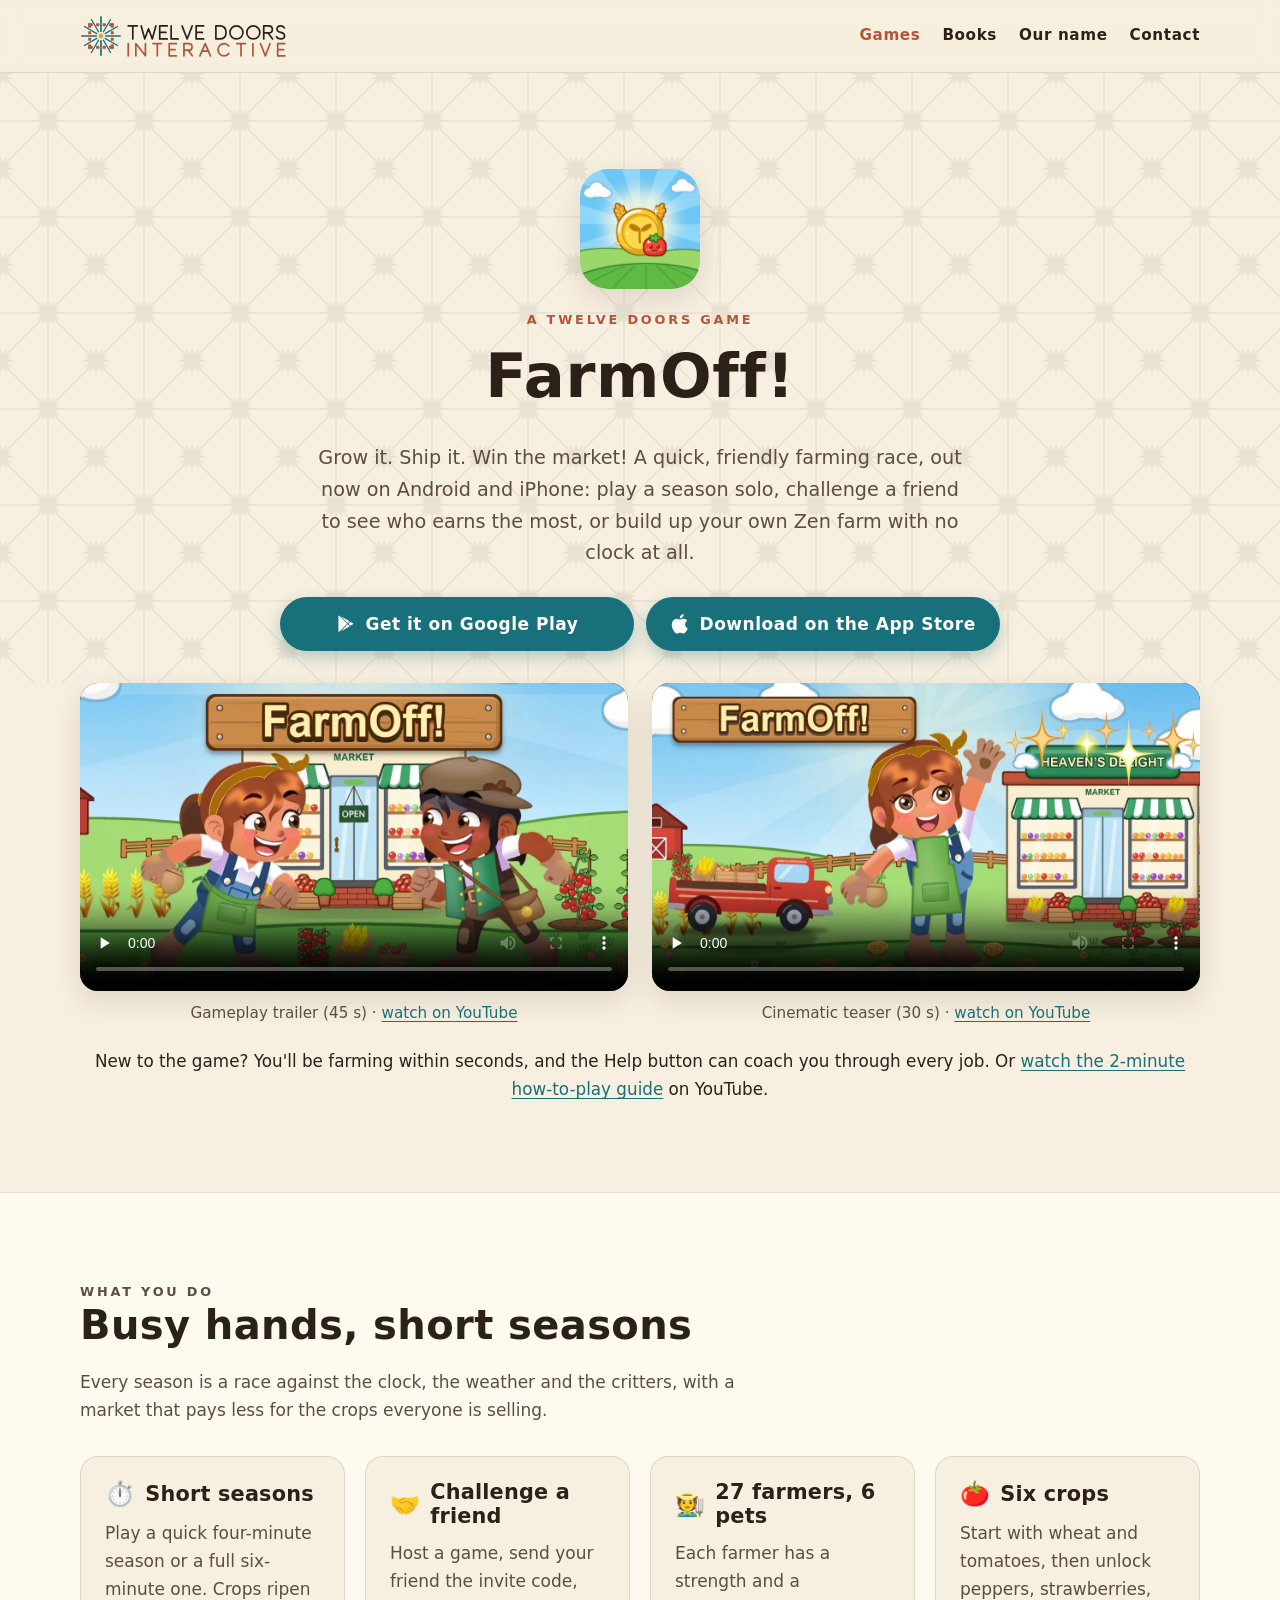
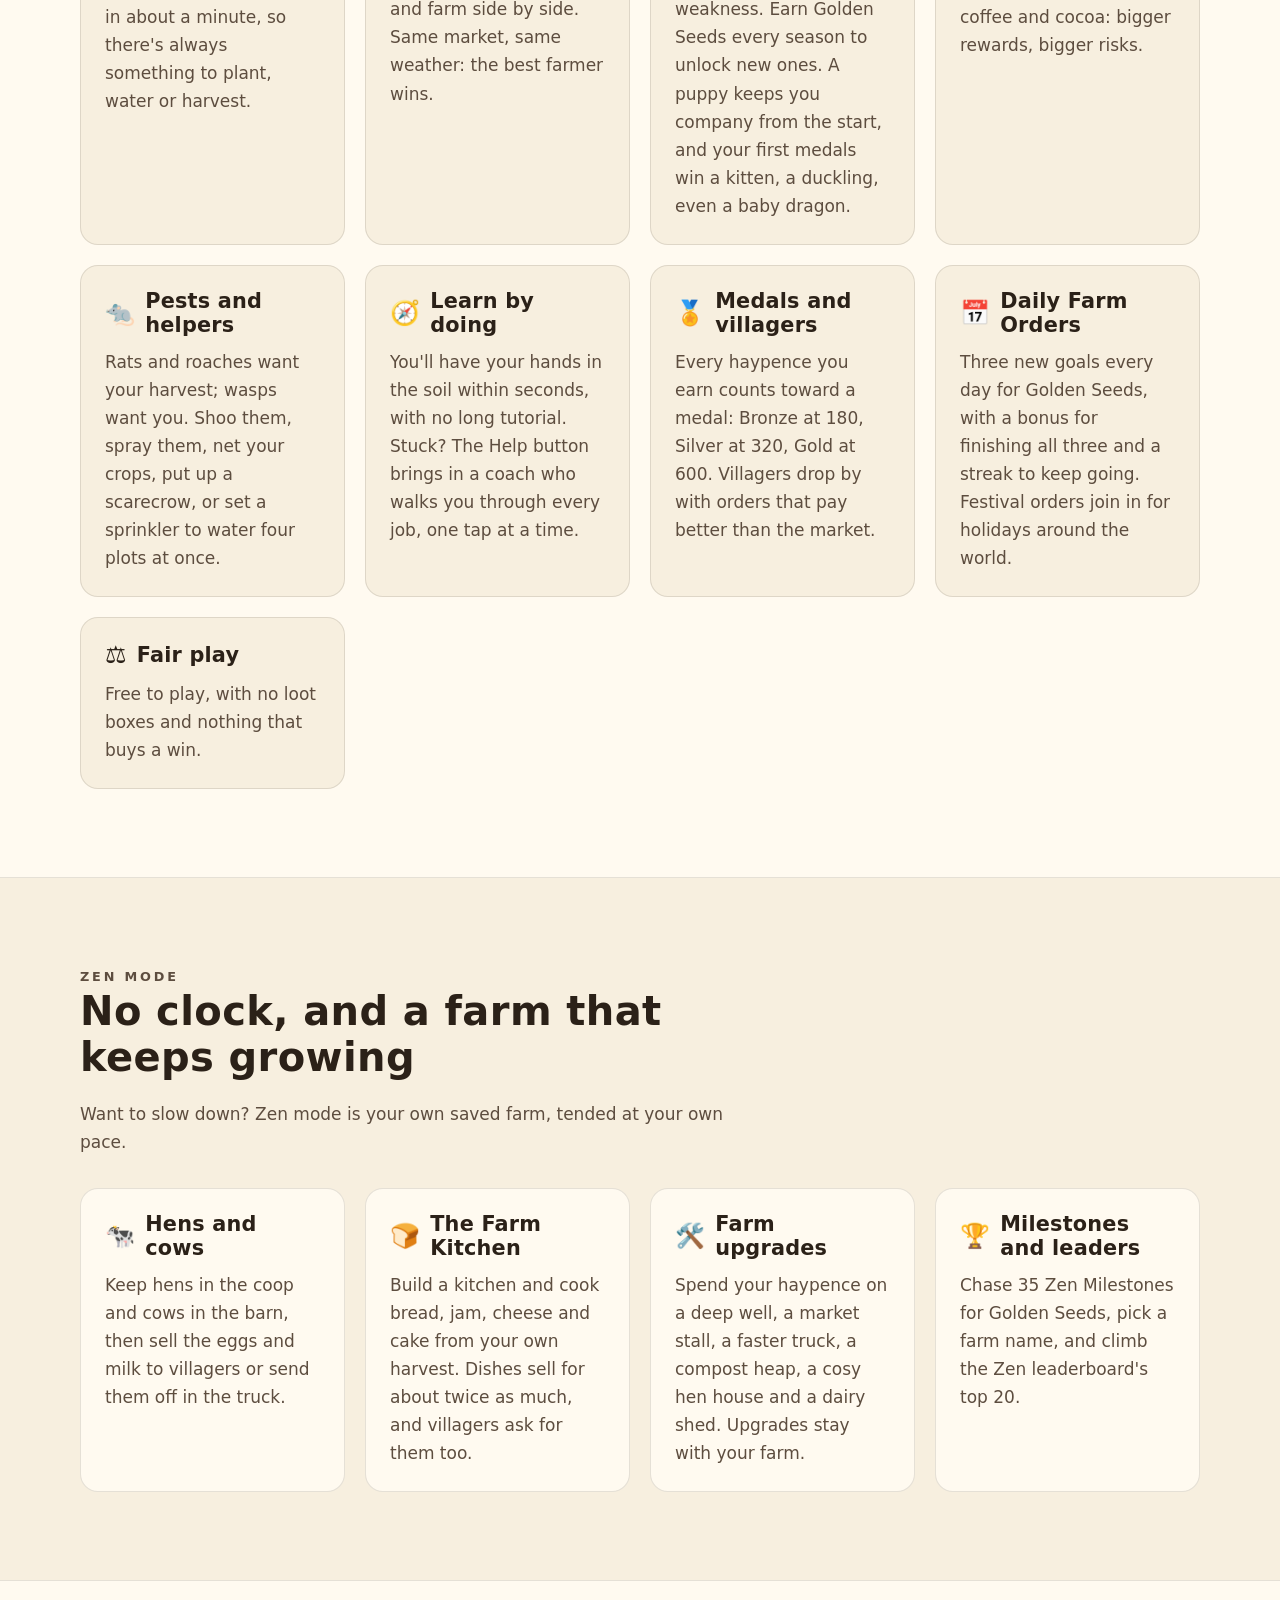
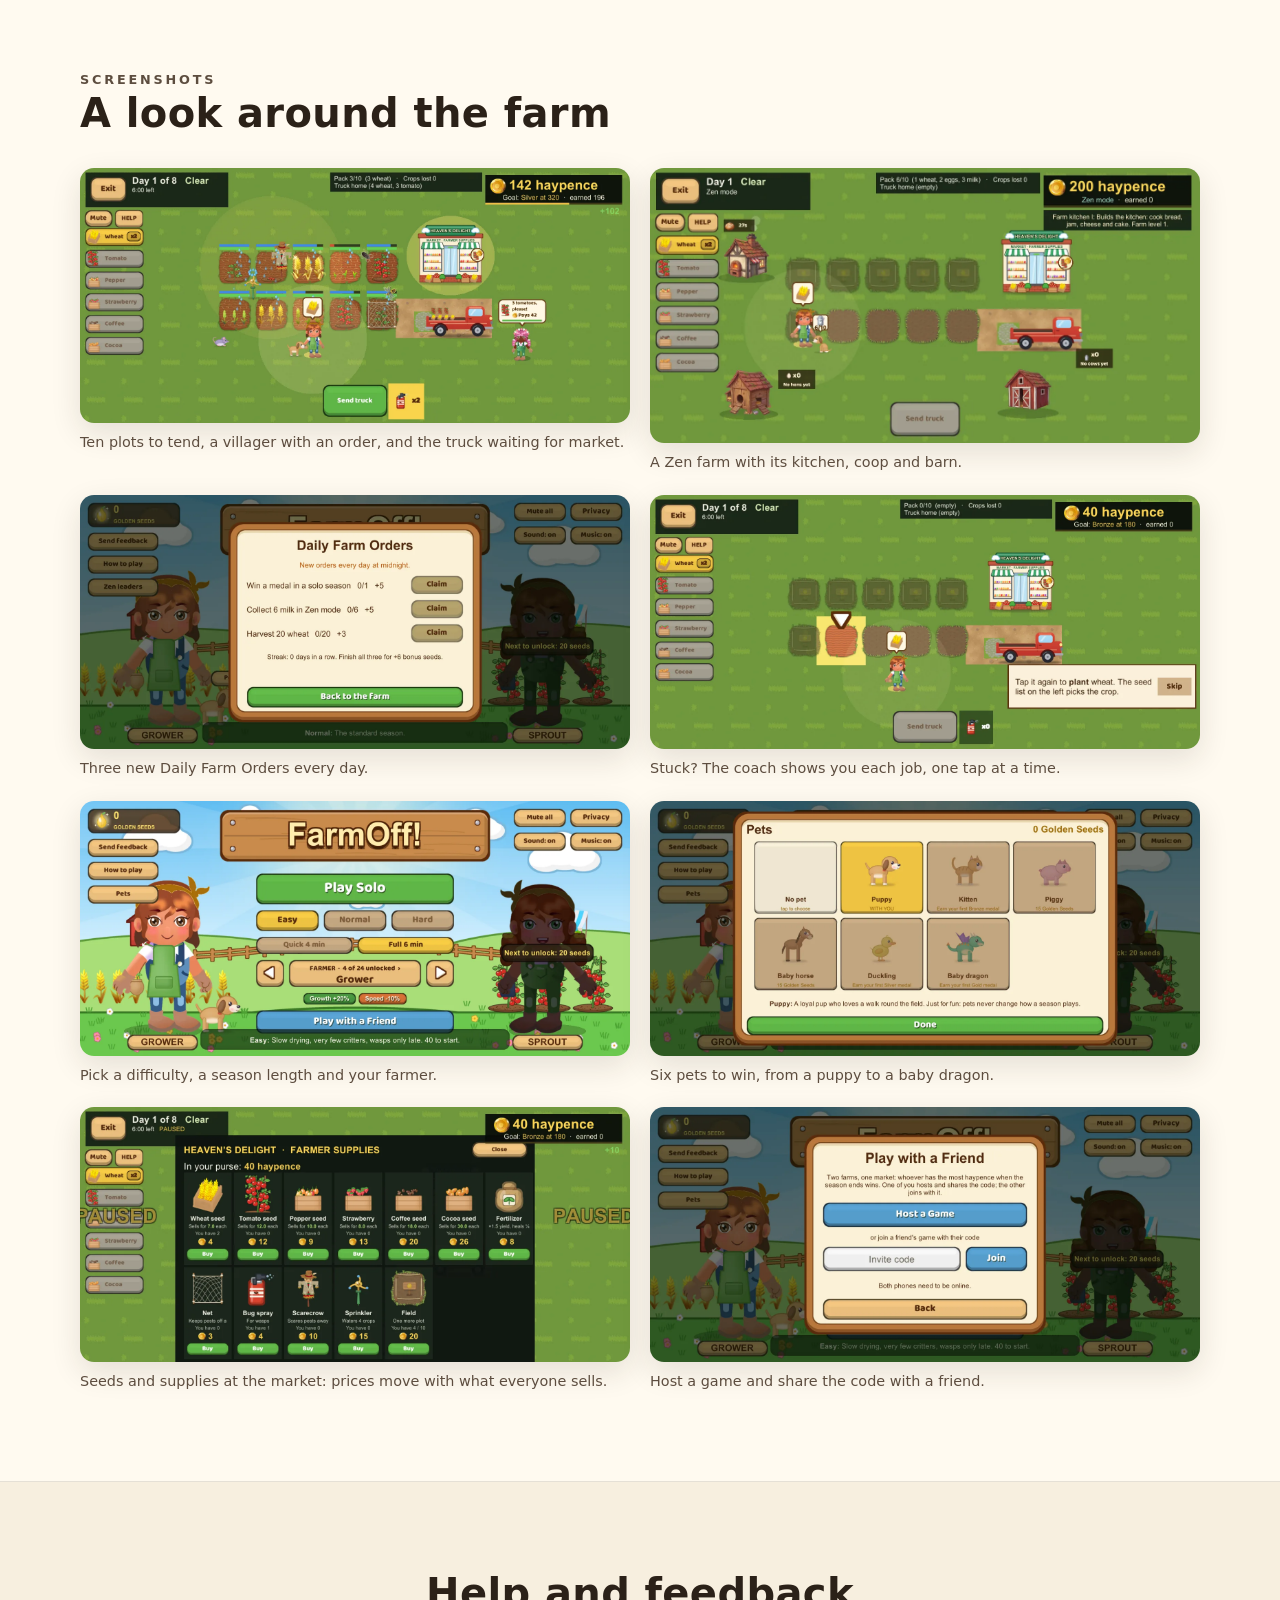
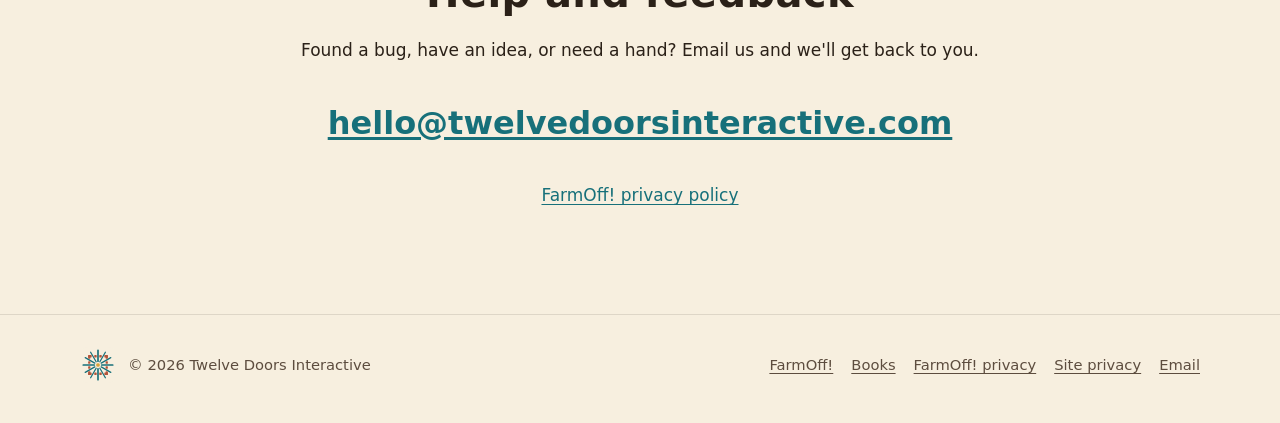
<file: farmoff/index.html>
<!doctype html>
<html lang="en">
<head>
  <meta charset="utf-8">
  <meta name="viewport" content="width=device-width, initial-scale=1">
  <title>FarmOff! | Twelve Doors Interactive</title>
  <meta name="description" content="FarmOff! is a quick, friendly farming race for Android and iPhone. Grow, tend and ship your crops in short four- or six-minute seasons, challenge a friend to see who earns the most at market, or build up a relaxed Zen farm with no clock.">
  <meta name="theme-color" content="#16302f">
  <link rel="canonical" href="https://twelvedoorsinteractive.com/farmoff/">
  <link rel="icon" href="/assets/img/favicon.svg" type="image/svg+xml">
  <link rel="icon" href="/assets/img/favicon-32.png" sizes="32x32" type="image/png">
  <link rel="apple-touch-icon" href="/assets/img/apple-touch-icon.png">
  <meta property="og:type" content="website">
  <meta property="og:site_name" content="Twelve Doors Interactive">
  <meta property="og:title" content="FarmOff!: race a friend to market">
  <meta property="og:description" content="Grow it. Ship it. Win the market! A quick farming race for Android and iPhone, solo or against a friend.">
  <meta property="og:url" content="https://twelvedoorsinteractive.com/farmoff/">
  <meta property="og:image" content="https://twelvedoorsinteractive.com/assets/img/farmoff/share.jpg">
  <meta name="twitter:card" content="summary_large_image">
  <link rel="stylesheet" href="/assets/css/site.css?v=20261119b">
</head>
<body>
  <a class="skip" href="#main">Skip to content</a>

  <header class="site-header">
    <div class="wrap">
      <a class="brand" href="/" aria-label="Twelve Doors Interactive, home">
        <img class="logo-light" src="/assets/img/logo-horizontal.svg" alt="Twelve Doors Interactive" width="209" height="42">
        <img class="logo-dark" src="/assets/img/logo-horizontal-dark.svg" alt="" width="209" height="42">
      </a>
      <nav class="nav" aria-label="Main">
        <a href="/#games" aria-current="page">Games</a>
        <a href="/books/">Books</a>
        <a href="/#name">Our name</a>
        <a href="/#contact">Contact</a>
      </nav>
    </div>
  </header>

  <main id="main">
    <section class="hero game-hero">
      <div class="wrap" style="display:block">
        <img class="icon" src="/assets/img/farmoff/icon.webp" alt="FarmOff! app icon" width="120" height="120">
        <p class="eyebrow">A Twelve Doors game</p>
        <h1>FarmOff!</h1>
        <p class="lead" style="margin-inline:auto">Grow it. Ship it. Win the market! A quick, friendly farming race, out now on Android and iPhone: play a season solo, challenge a friend to see who earns the most, or build up your own Zen farm with no clock at all.</p>
        <div class="actions">
          <a class="button" href="https://play.google.com/store/apps/details?id=com.twelvedoorsinteractive.farmoff"><svg class="store" width="18" height="18" viewBox="0 0 24 24" aria-hidden="true" focusable="false"><path fill="currentColor" d="M3.609 1.814L13.792 12 3.61 22.186a.996.996 0 0 1-.61-.92V2.734a1 1 0 0 1 .609-.92zm10.89 10.893l2.302 2.302-10.937 6.333 8.635-8.635zm3.199-3.198l2.807 1.626a1 1 0 0 1 0 1.73l-2.808 1.626L15.206 12l2.492-2.491zM5.864 2.658L16.8 8.99l-2.302 2.302-8.634-8.635z"/></svg>Get it on Google Play</a>
          <a class="button" href="https://apps.apple.com/app/id6828527536"><svg class="store" width="18" height="18" viewBox="0 0 24 24" aria-hidden="true" focusable="false"><path fill="currentColor" d="M12.152 6.896c-.948 0-2.415-1.078-3.96-1.04-2.04.027-3.91 1.183-4.961 3.014-2.117 3.675-.546 9.103 1.519 12.09 1.013 1.454 2.208 3.09 3.792 3.039 1.52-.065 2.09-.987 3.935-.987 1.831 0 2.35.987 3.96.948 1.637-.026 2.676-1.48 3.676-2.948 1.156-1.688 1.636-3.325 1.662-3.415-.039-.013-3.182-1.221-3.22-4.857-.026-3.04 2.48-4.494 2.597-4.559-1.429-2.09-3.623-2.324-4.39-2.376-2-.156-3.675 1.09-4.61 1.09zM15.53 3.83c.843-1.012 1.4-2.427 1.245-3.83-1.207.052-2.662.805-3.532 1.818-.78.896-1.454 2.338-1.273 3.714 1.338.104 2.715-.688 3.559-1.701"/></svg>Download on the App Store</a>
        </div>
      </div>
    </section>

    <section style="padding-top:0">
      <div class="wrap">
        <div class="trailers">
          <figure>
            <div class="trailer">
              <video controls playsinline preload="none" poster="/assets/img/farmoff/trailer-poster-v2.webp" width="1280" height="720">
                <source src="/assets/video/farmoff-trailer-v2.mp4" type="video/mp4">
                Your browser can't play this video. <a href="/assets/video/farmoff-trailer-v2.mp4">Download the trailer</a>.
              </video>
            </div>
            <figcaption>Gameplay trailer (45 s) · <a href="https://www.youtube.com/watch?v=-EjLiHGlhq4">watch on YouTube</a></figcaption>
          </figure>
          <figure>
            <div class="trailer">
              <video controls playsinline preload="none" poster="/assets/img/farmoff/teaser-poster.webp" width="1280" height="720">
                <source src="/assets/video/farmoff-teaser.mp4" type="video/mp4">
                Your browser can't play this video. <a href="/assets/video/farmoff-teaser.mp4">Download the teaser</a>.
              </video>
            </div>
            <figcaption>Cinematic teaser (30 s) · <a href="https://www.youtube.com/watch?v=mf4QZUelb3w">watch on YouTube</a></figcaption>
          </figure>
        </div>
        <p class="how-to">New to the game? You'll be farming within seconds, and the Help button can coach you through every job. Or <a href="https://www.youtube.com/watch?v=F228QymKJK8">watch the 2-minute how-to-play guide</a> on YouTube.</p>
      </div>
    </section>

    <section class="alt">
      <div class="wrap">
        <div class="section-head">
          <p class="eyebrow">What you do</p>
          <h2>Busy hands, short seasons</h2>
          <p>Every season is a race against the clock, the weather and the critters, with a market that pays less for the crops everyone is selling.</p>
        </div>
        <div class="features">
          <div class="feature"><h3><span aria-hidden="true">⏱️</span>Short seasons</h3><p>Play a quick four-minute season or a full six-minute one. Crops ripen in about a minute, so there's always something to plant, water or harvest.</p></div>
          <div class="feature"><h3><span aria-hidden="true">🤝</span>Challenge a friend</h3><p>Host a game, send your friend the invite code, and farm side by side. Same market, same weather: the best farmer wins.</p></div>
          <div class="feature"><h3><span aria-hidden="true">🧑‍🌾</span>27 farmers, 6 pets</h3><p>Each farmer has a strength and a weakness. Earn Golden Seeds every season to unlock new ones. A puppy keeps you company from the start, and your first medals win a kitten, a duckling, even a baby dragon.</p></div>
          <div class="feature"><h3><span aria-hidden="true">🍅</span>Six crops</h3><p>Start with wheat and tomatoes, then unlock peppers, strawberries, coffee and cocoa: bigger rewards, bigger risks.</p></div>
          <div class="feature"><h3><span aria-hidden="true">🐀</span>Pests and helpers</h3><p>Rats and roaches want your harvest; wasps want you. Shoo them, spray them, net your crops, put up a scarecrow, or set a sprinkler to water four plots at once.</p></div>
          <div class="feature"><h3><span aria-hidden="true">🧭</span>Learn by doing</h3><p>You'll have your hands in the soil within seconds, with no long tutorial. Stuck? The Help button brings in a coach who walks you through every job, one tap at a time.</p></div>
          <div class="feature"><h3><span aria-hidden="true">🏅</span>Medals and villagers</h3><p>Every haypence you earn counts toward a medal: Bronze at 180, Silver at 320, Gold at 600. Villagers drop by with orders that pay better than the market.</p></div>
          <div class="feature"><h3><span aria-hidden="true">📅</span>Daily Farm Orders</h3><p>Three new goals every day for Golden Seeds, with a bonus for finishing all three and a streak to keep going. Festival orders join in for holidays around the world.</p></div>
          <div class="feature"><h3><span aria-hidden="true">⚖️</span>Fair play</h3><p>Free to play, with no loot boxes and nothing that buys a win.</p></div>
        </div>
      </div>
    </section>

    <section>
      <div class="wrap">
        <div class="section-head">
          <p class="eyebrow">Zen mode</p>
          <h2>No clock, and a farm that keeps growing</h2>
          <p>Want to slow down? Zen mode is your own saved farm, tended at your own pace.</p>
        </div>
        <div class="features">
          <div class="feature"><h3><span aria-hidden="true">🐄</span>Hens and cows</h3><p>Keep hens in the coop and cows in the barn, then sell the eggs and milk to villagers or send them off in the truck.</p></div>
          <div class="feature"><h3><span aria-hidden="true">🍞</span>The Farm Kitchen</h3><p>Build a kitchen and cook bread, jam, cheese and cake from your own harvest. Dishes sell for about twice as much, and villagers ask for them too.</p></div>
          <div class="feature"><h3><span aria-hidden="true">🛠️</span>Farm upgrades</h3><p>Spend your haypence on a deep well, a market stall, a faster truck, a compost heap, a cosy hen house and a dairy shed. Upgrades stay with your farm.</p></div>
          <div class="feature"><h3><span aria-hidden="true">🏆</span>Milestones and leaders</h3><p>Chase 35 Zen Milestones for Golden Seeds, pick a farm name, and climb the Zen leaderboard's top 20.</p></div>
        </div>
      </div>
    </section>

    <section class="alt">
      <div class="wrap">
        <div class="section-head">
          <p class="eyebrow">Screenshots</p>
          <h2>A look around the farm</h2>
        </div>
        <div class="shots">
          <figure><img src="/assets/img/farmoff/promo-field-v5.webp" alt="The ten-plot farm: a farmer harvests wheat while a sprinkler waters four plots, a scarecrow stands guard, a puppy follows, a wasp hovers over a netted crop, and a villager waits with an order for three tomatoes. The store stands top right by the truck." width="1600" height="740" loading="lazy"><figcaption>Ten plots to tend, a villager with an order, and the truck waiting for market.</figcaption></figure>
          <figure><img src="/assets/img/farmoff/zen-kitchen-v1.webp" alt="A Zen farm: a cottage kitchen with bread in the oven, a chicken coop, a cow barn, the market and a red truck around the field." width="1280" height="640" loading="lazy"><figcaption>A Zen farm with its kitchen, coop and barn.</figcaption></figure>
          <figure><img src="/assets/img/farmoff/daily-orders-v1.webp" alt="The Daily Farm Orders card: win a medal in a solo season, collect 6 milk in Zen mode and harvest 20 wheat, each paying Golden Seeds." width="1600" height="738" loading="lazy"><figcaption>Three new Daily Farm Orders every day.</figcaption></figure>
          <figure><img src="/assets/img/farmoff/lesson-v5.webp" alt="The coach: an arrow and a speech bubble ask the player to plant the hoed, glowing plot." width="1600" height="740" loading="lazy"><figcaption>Stuck? The coach shows you each job, one tap at a time.</figcaption></figure>
          <figure><img src="/assets/img/farmoff/lobby-v5.webp" alt="The FarmOff! start screen with Play Solo, difficulty, season length, the farmer picker and a puppy at the farmer's feet." width="1600" height="740" loading="lazy"><figcaption>Pick a difficulty, a season length and your farmer.</figcaption></figure>
          <figure><img src="/assets/img/farmoff/pets-v5.webp" alt="The Pets card: a puppy, kitten, piggy, baby horse, duckling and baby dragon, with how to win each." width="1600" height="740" loading="lazy"><figcaption>Six pets to win, from a puppy to a baby dragon.</figcaption></figure>
          <figure><img src="/assets/img/farmoff/market-v5.webp" alt="The market, opened by tapping the store: picture cards for six seeds, fertilizer, net, bug spray, scarecrow, sprinkler and a new field, each with a price and a Buy button." width="1600" height="740" loading="lazy"><figcaption>Seeds and supplies at the market: prices move with what everyone sells.</figcaption></figure>
          <figure><img src="/assets/img/farmoff/versus-v5.webp" alt="The Play with a Friend card with Host a Game and an invite code box." width="1600" height="740" loading="lazy"><figcaption>Host a game and share the code with a friend.</figcaption></figure>
        </div>
      </div>
    </section>

    <section class="contact">
      <div class="wrap">
        <h2>Help and feedback</h2>
        <p>Found a bug, have an idea, or need a hand? Email us and we'll get back to you.</p>
        <p class="email"><a href="mailto:hello@twelvedoorsinteractive.com?subject=FarmOff!">hello@twelvedoorsinteractive.com</a></p>
        <p><a href="/farmoff/privacy/">FarmOff! privacy policy</a></p>
      </div>
    </section>
  </main>

  <footer class="site-footer">
    <div class="wrap">
      <div class="left"><img src="/assets/img/favicon.svg" alt="" width="36" height="36"><span>&copy; 2026 Twelve Doors Interactive</span></div>
      <nav aria-label="Footer">
        <a href="/farmoff/">FarmOff!</a>
        <a href="/books/">Books</a>
        <a href="/farmoff/privacy/">FarmOff! privacy</a>
        <a href="/privacy/">Site privacy</a>
        <a href="mailto:hello@twelvedoorsinteractive.com">Email</a>
      </nav>
    </div>
  </footer>
</body>
</html>
</file>
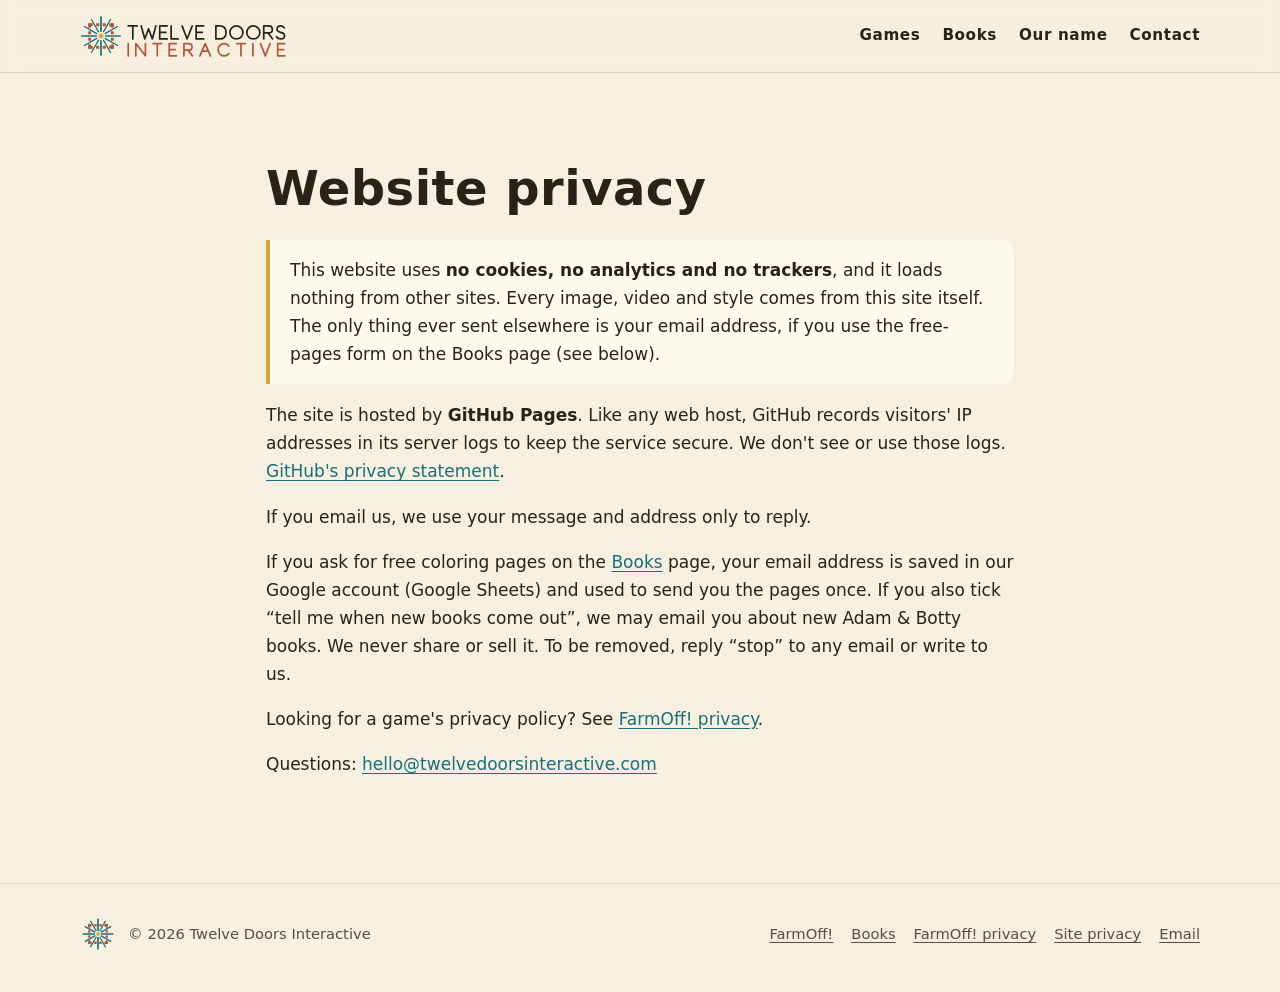
<file: privacy/index.html>
<!doctype html>
<html lang="en">
<head>
  <meta charset="utf-8">
  <meta name="viewport" content="width=device-width, initial-scale=1">
  <title>Website Privacy | Twelve Doors Interactive</title>
  <meta name="description" content="This website uses no cookies, analytics or trackers.">
  <meta name="theme-color" content="#16302f">
  <link rel="canonical" href="https://twelvedoorsinteractive.com/privacy/">
  <link rel="icon" href="/assets/img/favicon.svg" type="image/svg+xml">
  <link rel="icon" href="/assets/img/favicon-32.png" sizes="32x32" type="image/png">
  <link rel="stylesheet" href="/assets/css/site.css?v=20261119b">
</head>
<body>
  <a class="skip" href="#main">Skip to content</a>

  <header class="site-header">
    <div class="wrap">
      <a class="brand" href="/" aria-label="Twelve Doors Interactive, home">
        <img class="logo-light" src="/assets/img/logo-horizontal.svg" alt="Twelve Doors Interactive" width="209" height="42">
        <img class="logo-dark" src="/assets/img/logo-horizontal-dark.svg" alt="" width="209" height="42">
      </a>
      <nav class="nav" aria-label="Main">
        <a href="/#games">Games</a>
        <a href="/books/">Books</a>
        <a href="/#name">Our name</a>
        <a href="/#contact">Contact</a>
      </nav>
    </div>
  </header>

  <main id="main">
    <section>
      <div class="wrap prose">
        <h1>Website privacy</h1>
        <p class="callout">This website uses <strong>no cookies, no analytics and no trackers</strong>, and it loads nothing from other sites. Every image, video and style comes from this site itself. The only thing ever sent elsewhere is your email address, if you use the free-pages form on the Books page (see below).</p>
        <p>The site is hosted by <strong>GitHub Pages</strong>. Like any web host, GitHub records visitors' IP addresses in its server logs to keep the service secure. We don't see or use those logs. <a href="https://docs.github.com/site-policy/privacy-policies/github-general-privacy-statement">GitHub's privacy statement</a>.</p>
        <p>If you email us, we use your message and address only to reply.</p>
        <p>If you ask for free coloring pages on the <a href="/books/">Books</a> page, your email address is saved in our Google account (Google Sheets) and used to send you the pages once. If you also tick &ldquo;tell me when new books come out&rdquo;, we may email you about new Adam &amp; Botty books. We never share or sell it. To be removed, reply &ldquo;stop&rdquo; to any email or write to us.</p>
        <p>Looking for a game's privacy policy? See <a href="/farmoff/privacy/">FarmOff! privacy</a>.</p>
        <p>Questions: <a href="mailto:hello@twelvedoorsinteractive.com">hello@twelvedoorsinteractive.com</a></p>
      </div>
    </section>
  </main>

  <footer class="site-footer">
    <div class="wrap">
      <div class="left"><img src="/assets/img/favicon.svg" alt="" width="36" height="36"><span>&copy; 2026 Twelve Doors Interactive</span></div>
      <nav aria-label="Footer">
        <a href="/farmoff/">FarmOff!</a>
        <a href="/books/">Books</a>
        <a href="/farmoff/privacy/">FarmOff! privacy</a>
        <a href="/privacy/">Site privacy</a>
        <a href="mailto:hello@twelvedoorsinteractive.com">Email</a>
      </nav>
    </div>
  </footer>
</body>
</html>
</file>
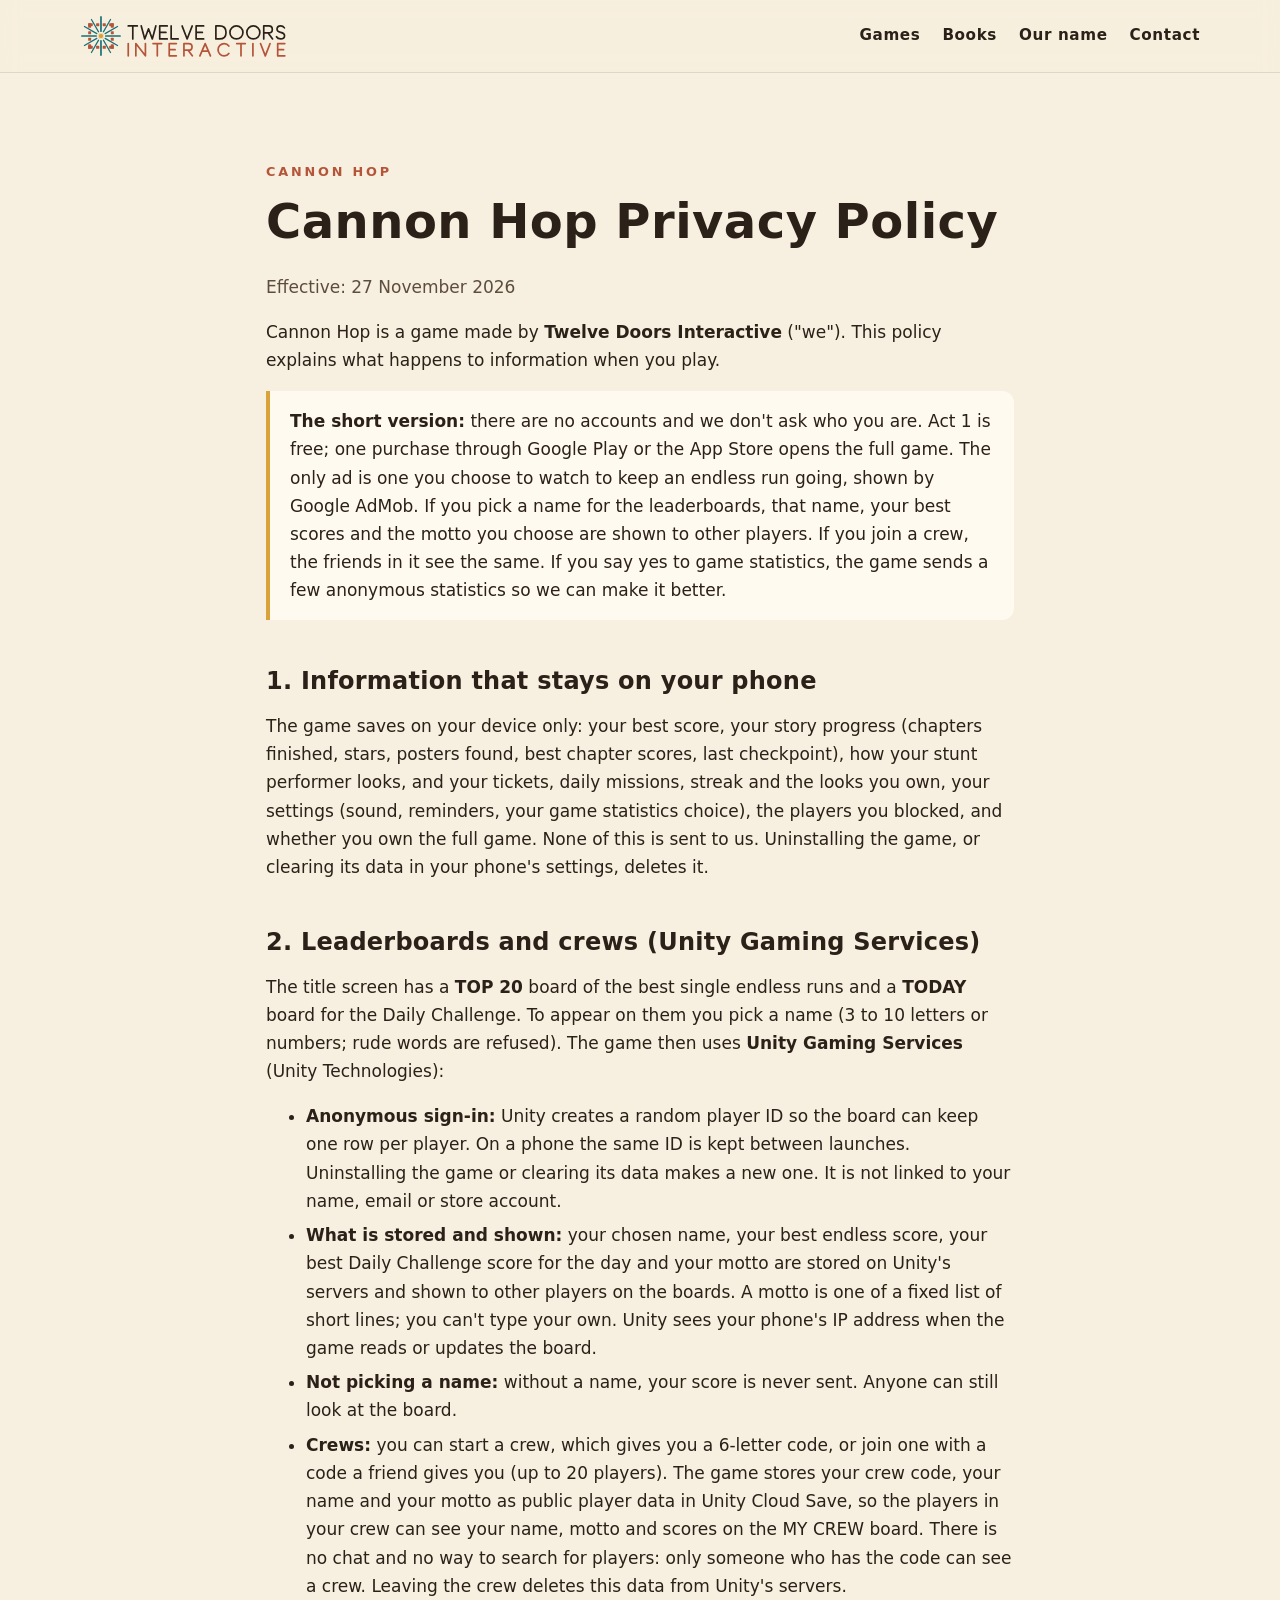
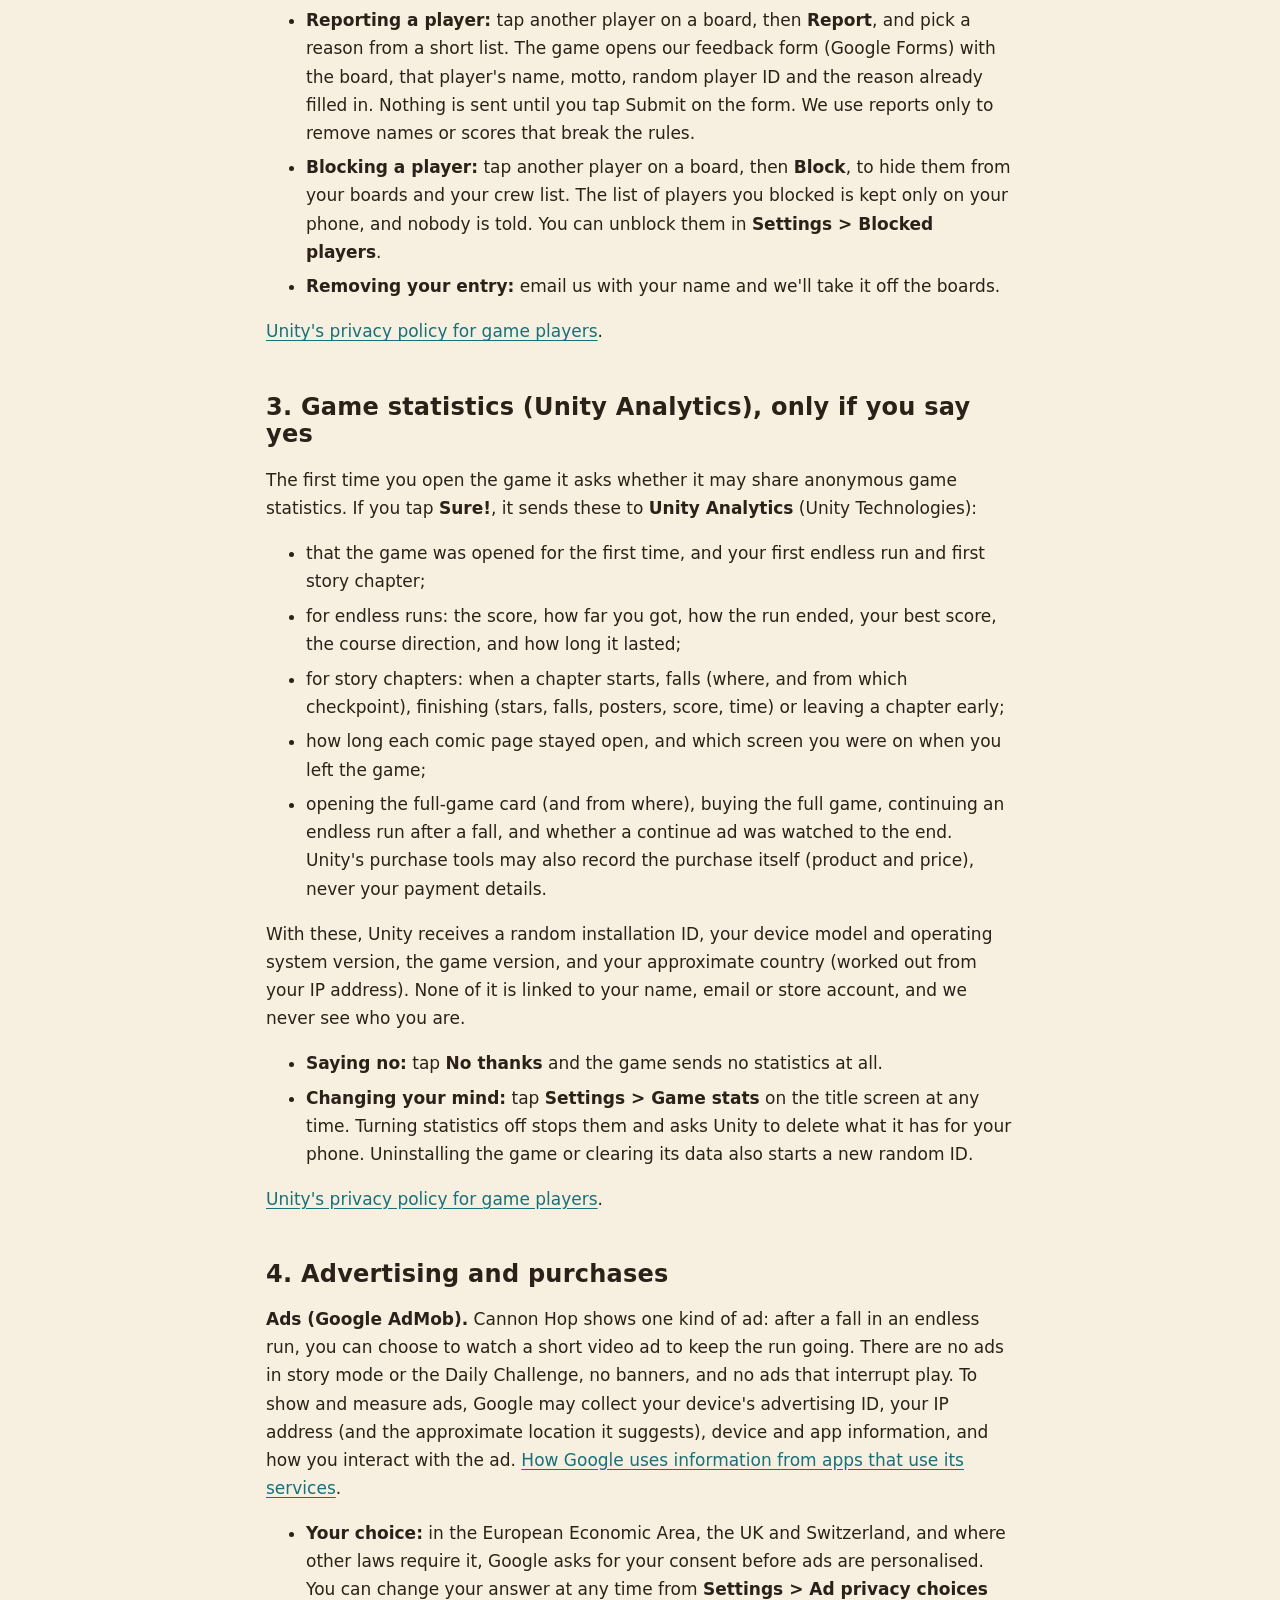
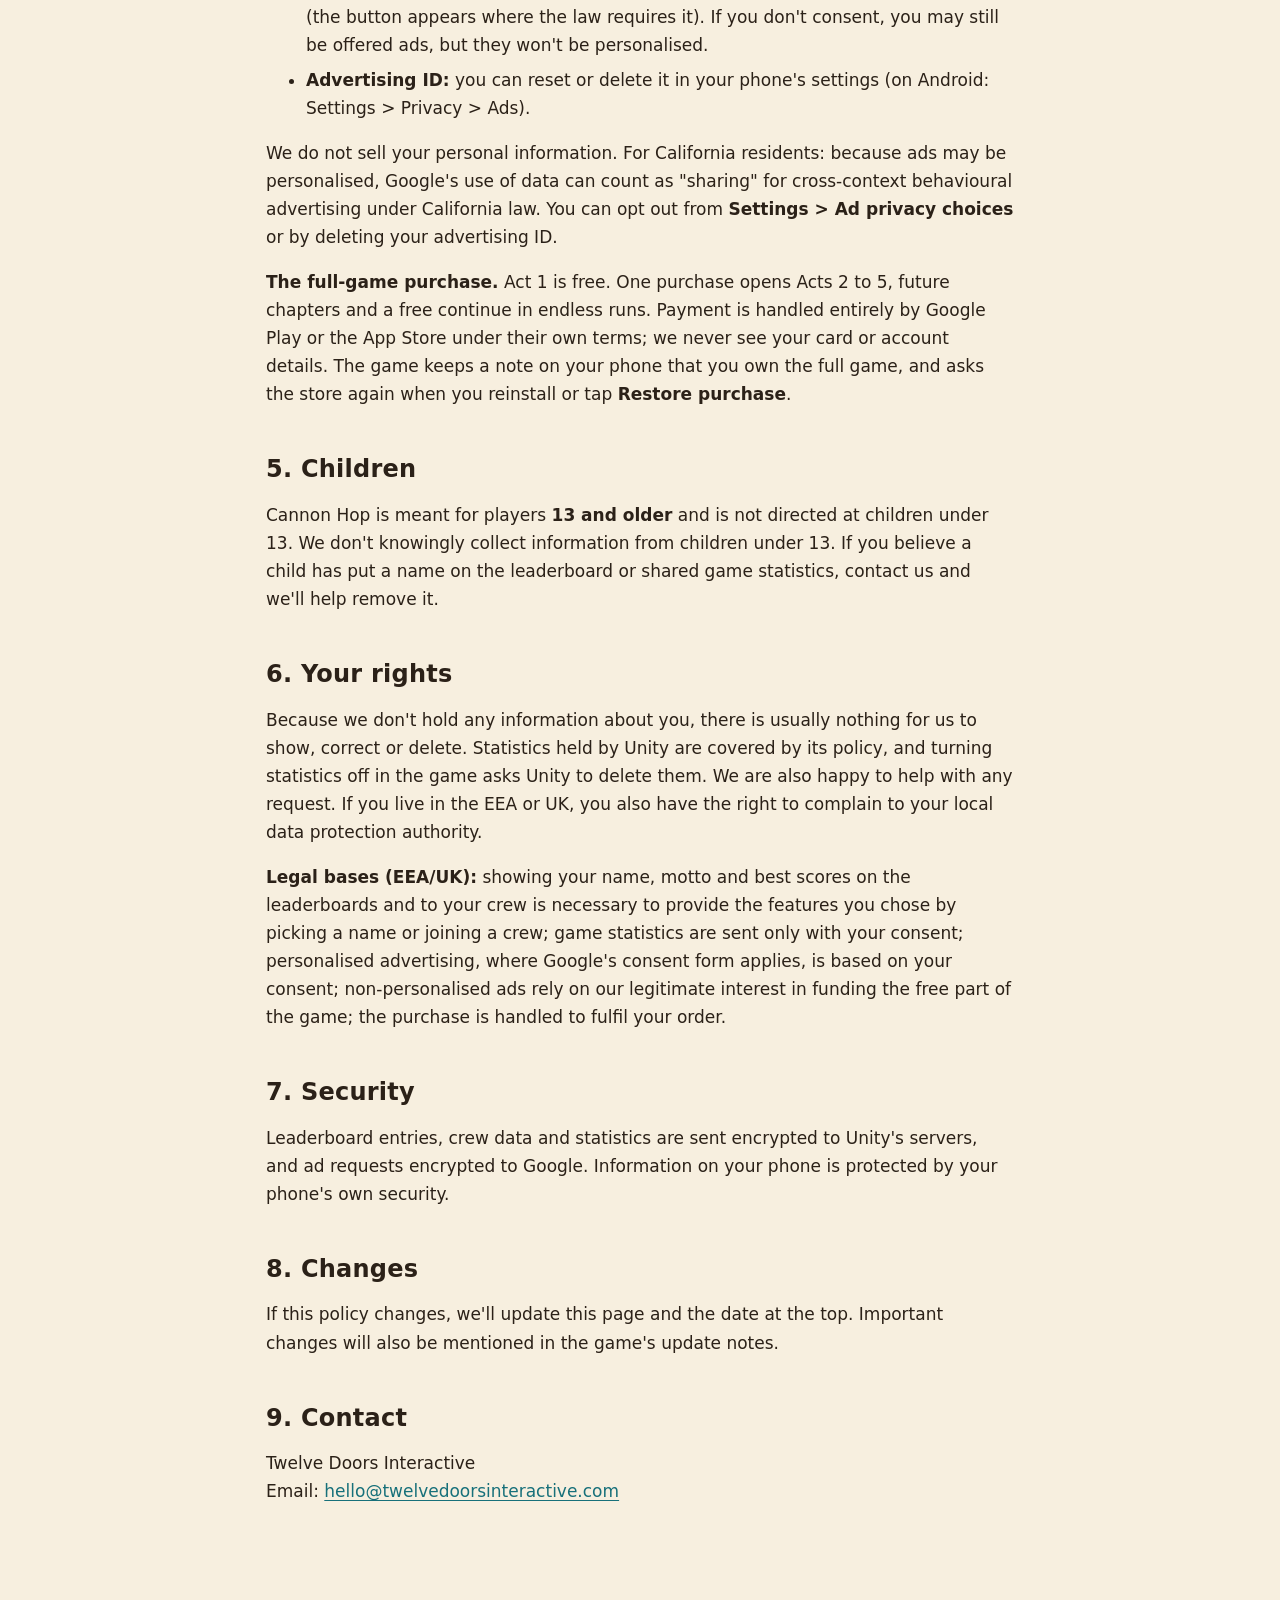
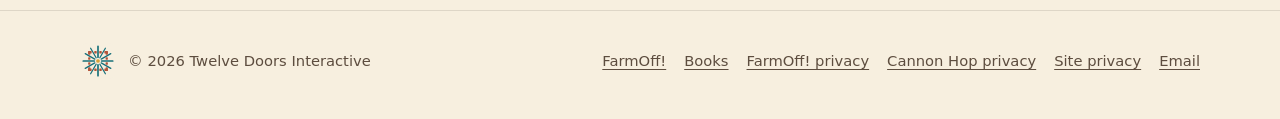
<file: cannonhop/privacy/index.html>
<!doctype html>
<html lang="en">
<head>
  <meta charset="utf-8">
  <meta name="viewport" content="width=device-width, initial-scale=1">
  <title>Cannon Hop Privacy Policy | Twelve Doors Interactive</title>
  <meta name="description" content="How Cannon Hop handles information: no accounts, progress stays on your phone, and optional anonymous game statistics.">
  <meta name="theme-color" content="#16302f">
  <link rel="canonical" href="https://twelvedoorsinteractive.com/cannonhop/privacy/">
  <link rel="icon" href="/assets/img/favicon.svg" type="image/svg+xml">
  <link rel="icon" href="/assets/img/favicon-32.png" sizes="32x32" type="image/png">
  <link rel="stylesheet" href="/assets/css/site.css?v=20261119b">
</head>
<body>
  <a class="skip" href="#main">Skip to content</a>

  <header class="site-header">
    <div class="wrap">
      <a class="brand" href="/" aria-label="Twelve Doors Interactive, home">
        <img class="logo-light" src="/assets/img/logo-horizontal.svg" alt="Twelve Doors Interactive" width="209" height="42">
        <img class="logo-dark" src="/assets/img/logo-horizontal-dark.svg" alt="" width="209" height="42">
      </a>
      <nav class="nav" aria-label="Main">
        <a href="/#games">Games</a>
        <a href="/books/">Books</a>
        <a href="/#name">Our name</a>
        <a href="/#contact">Contact</a>
      </nav>
    </div>
  </header>

  <main id="main">
    <section>
      <div class="wrap prose">
        <p class="eyebrow">Cannon Hop</p>
        <h1>Cannon Hop Privacy Policy</h1>
        <p class="meta">Effective: 27 November 2026</p>

        <p>Cannon Hop is a game made by <strong>Twelve Doors Interactive</strong> ("we"). This policy explains what happens to information when you play.</p>
        <p class="callout"><strong>The short version:</strong> there are no accounts and we don't ask who you are. Act 1 is free; one purchase through Google Play or the App Store opens the full game. The only ad is one you choose to watch to keep an endless run going, shown by Google AdMob. If you pick a name for the leaderboards, that name, your best scores and the motto you choose are shown to other players. If you join a crew, the friends in it see the same. If you say yes to game statistics, the game sends a few anonymous statistics so we can make it better.</p>

        <h2>1. Information that stays on your phone</h2>
        <p>The game saves on your device only: your best score, your story progress (chapters finished, stars, posters found, best chapter scores, last checkpoint), how your stunt performer looks, and your tickets, daily missions, streak and the looks you own, your settings (sound, reminders, your game statistics choice), the players you blocked, and whether you own the full game. None of this is sent to us. Uninstalling the game, or clearing its data in your phone's settings, deletes it.</p>

        <h2>2. Leaderboards and crews (Unity Gaming Services)</h2>
        <p>The title screen has a <strong>TOP 20</strong> board of the best single endless runs and a <strong>TODAY</strong> board for the Daily Challenge. To appear on them you pick a name (3 to 10 letters or numbers; rude words are refused). The game then uses <strong>Unity Gaming Services</strong> (Unity Technologies):</p>
        <ul>
          <li><strong>Anonymous sign-in:</strong> Unity creates a random player ID so the board can keep one row per player. On a phone the same ID is kept between launches. Uninstalling the game or clearing its data makes a new one. It is not linked to your name, email or store account.</li>
          <li><strong>What is stored and shown:</strong> your chosen name, your best endless score, your best Daily Challenge score for the day and your motto are stored on Unity's servers and shown to other players on the boards. A motto is one of a fixed list of short lines; you can't type your own. Unity sees your phone's IP address when the game reads or updates the board.</li>
          <li><strong>Not picking a name:</strong> without a name, your score is never sent. Anyone can still look at the board.</li>
          <li><strong>Crews:</strong> you can start a crew, which gives you a 6-letter code, or join one with a code a friend gives you (up to 20 players). The game stores your crew code, your name and your motto as public player data in Unity Cloud Save, so the players in your crew can see your name, motto and scores on the MY CREW board. There is no chat and no way to search for players: only someone who has the code can see a crew. Leaving the crew deletes this data from Unity's servers.</li>
          <li><strong>Reporting a player:</strong> tap another player on a board, then <strong>Report</strong>, and pick a reason from a short list. The game opens our feedback form (Google Forms) with the board, that player's name, motto, random player ID and the reason already filled in. Nothing is sent until you tap Submit on the form. We use reports only to remove names or scores that break the rules.</li>
          <li><strong>Blocking a player:</strong> tap another player on a board, then <strong>Block</strong>, to hide them from your boards and your crew list. The list of players you blocked is kept only on your phone, and nobody is told. You can unblock them in <strong>Settings &gt; Blocked players</strong>.</li>
          <li><strong>Removing your entry:</strong> email us with your name and we'll take it off the boards.</li>
        </ul>
        <p><a href="https://unity.com/legal/game-player-and-app-user-privacy-policy">Unity's privacy policy for game players</a>.</p>

        <h2>3. Game statistics (Unity Analytics), only if you say yes</h2>
        <p>The first time you open the game it asks whether it may share anonymous game statistics. If you tap <strong>Sure!</strong>, it sends these to <strong>Unity Analytics</strong> (Unity Technologies):</p>
        <ul>
          <li>that the game was opened for the first time, and your first endless run and first story chapter;</li>
          <li>for endless runs: the score, how far you got, how the run ended, your best score, the course direction, and how long it lasted;</li>
          <li>for story chapters: when a chapter starts, falls (where, and from which checkpoint), finishing (stars, falls, posters, score, time) or leaving a chapter early;</li>
          <li>how long each comic page stayed open, and which screen you were on when you left the game;</li>
          <li>opening the full-game card (and from where), buying the full game, continuing an endless run after a fall, and whether a continue ad was watched to the end. Unity's purchase tools may also record the purchase itself (product and price), never your payment details.</li>
        </ul>
        <p>With these, Unity receives a random installation ID, your device model and operating system version, the game version, and your approximate country (worked out from your IP address). None of it is linked to your name, email or store account, and we never see who you are.</p>
        <ul>
          <li><strong>Saying no:</strong> tap <strong>No thanks</strong> and the game sends no statistics at all.</li>
          <li><strong>Changing your mind:</strong> tap <strong>Settings &gt; Game stats</strong> on the title screen at any time. Turning statistics off stops them and asks Unity to delete what it has for your phone. Uninstalling the game or clearing its data also starts a new random ID.</li>
        </ul>
        <p><a href="https://unity.com/legal/game-player-and-app-user-privacy-policy">Unity's privacy policy for game players</a>.</p>

        <h2>4. Advertising and purchases</h2>
        <p><strong>Ads (Google AdMob).</strong> Cannon Hop shows one kind of ad: after a fall in an endless run, you can choose to watch a short video ad to keep the run going. There are no ads in story mode or the Daily Challenge, no banners, and no ads that interrupt play. To show and measure ads, Google may collect your device's advertising ID, your IP address (and the approximate location it suggests), device and app information, and how you interact with the ad. <a href="https://policies.google.com/technologies/partner-sites">How Google uses information from apps that use its services</a>.</p>
        <ul>
          <li><strong>Your choice:</strong> in the European Economic Area, the UK and Switzerland, and where other laws require it, Google asks for your consent before ads are personalised. You can change your answer at any time from <strong>Settings &gt; Ad privacy choices</strong> (the button appears where the law requires it). If you don't consent, you may still be offered ads, but they won't be personalised.</li>
          <li><strong>Advertising ID:</strong> you can reset or delete it in your phone's settings (on Android: Settings &gt; Privacy &gt; Ads).</li>
        </ul>
        <p>We do not sell your personal information. For California residents: because ads may be personalised, Google's use of data can count as "sharing" for cross-context behavioural advertising under California law. You can opt out from <strong>Settings &gt; Ad privacy choices</strong> or by deleting your advertising ID.</p>
        <p><strong>The full-game purchase.</strong> Act 1 is free. One purchase opens Acts 2 to 5, future chapters and a free continue in endless runs. Payment is handled entirely by Google Play or the App Store under their own terms; we never see your card or account details. The game keeps a note on your phone that you own the full game, and asks the store again when you reinstall or tap <strong>Restore purchase</strong>.</p>

        <h2>5. Children</h2>
        <p>Cannon Hop is meant for players <strong>13 and older</strong> and is not directed at children under 13. We don't knowingly collect information from children under 13. If you believe a child has put a name on the leaderboard or shared game statistics, contact us and we'll help remove it.</p>

        <h2>6. Your rights</h2>
        <p>Because we don't hold any information about you, there is usually nothing for us to show, correct or delete. Statistics held by Unity are covered by its policy, and turning statistics off in the game asks Unity to delete them. We are also happy to help with any request. If you live in the EEA or UK, you also have the right to complain to your local data protection authority.</p>
        <p><strong>Legal bases (EEA/UK):</strong> showing your name, motto and best scores on the leaderboards and to your crew is necessary to provide the features you chose by picking a name or joining a crew; game statistics are sent only with your consent; personalised advertising, where Google's consent form applies, is based on your consent; non-personalised ads rely on our legitimate interest in funding the free part of the game; the purchase is handled to fulfil your order.</p>

        <h2>7. Security</h2>
        <p>Leaderboard entries, crew data and statistics are sent encrypted to Unity's servers, and ad requests encrypted to Google. Information on your phone is protected by your phone's own security.</p>

        <h2>8. Changes</h2>
        <p>If this policy changes, we'll update this page and the date at the top. Important changes will also be mentioned in the game's update notes.</p>

        <h2>9. Contact</h2>
        <p>Twelve Doors Interactive<br>Email: <a href="mailto:hello@twelvedoorsinteractive.com?subject=Cannon%20Hop%20privacy">hello@twelvedoorsinteractive.com</a></p>
      </div>
    </section>
  </main>

  <footer class="site-footer">
    <div class="wrap">
      <div class="left"><img src="/assets/img/favicon.svg" alt="" width="36" height="36"><span>&copy; 2026 Twelve Doors Interactive</span></div>
      <nav aria-label="Footer">
        <a href="/farmoff/">FarmOff!</a>
        <a href="/books/">Books</a>
        <a href="/farmoff/privacy/">FarmOff! privacy</a>
        <a href="/cannonhop/privacy/">Cannon Hop privacy</a>
        <a href="/privacy/">Site privacy</a>
        <a href="mailto:hello@twelvedoorsinteractive.com">Email</a>
      </nav>
    </div>
  </footer>
</body>
</html>
</file>
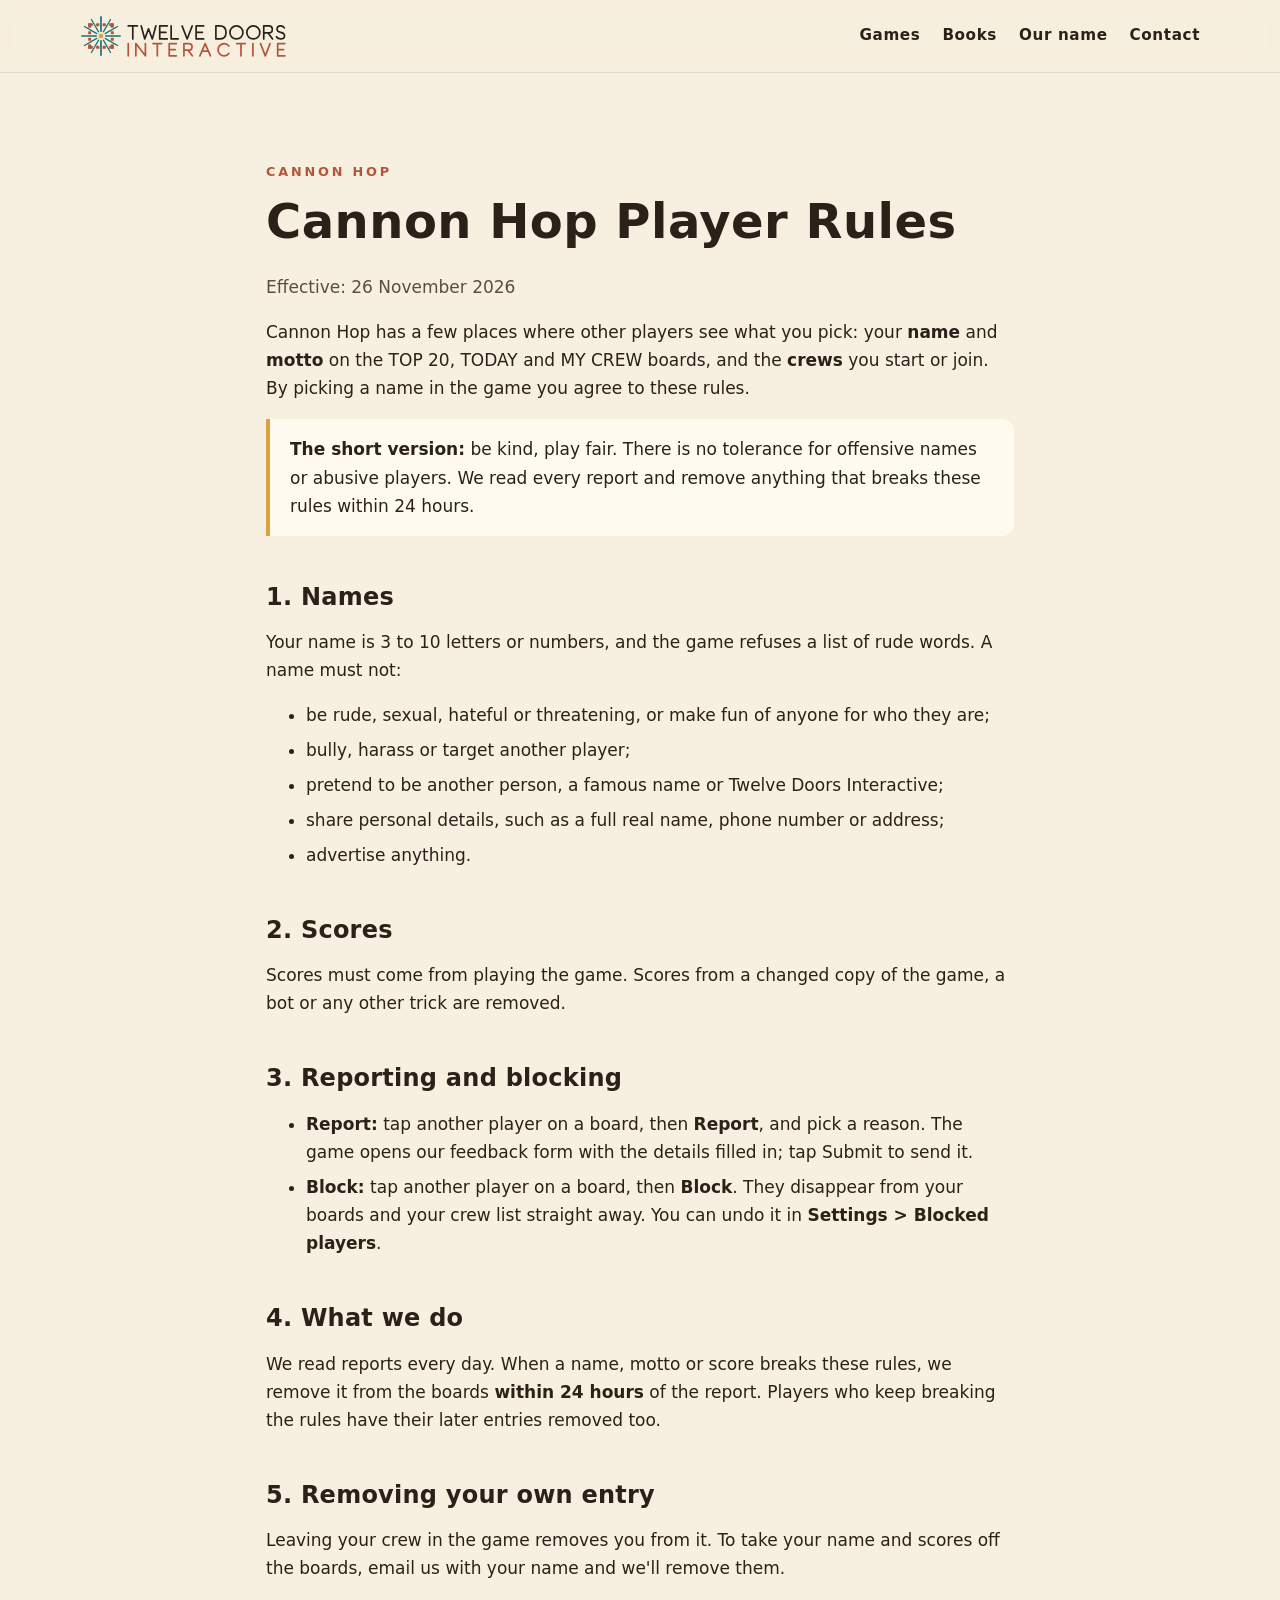
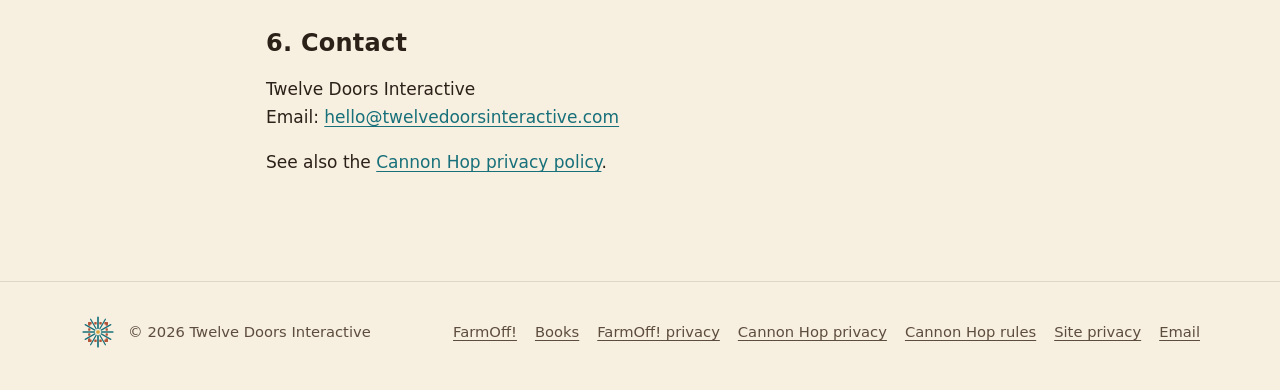
<file: cannonhop/rules/index.html>
<!doctype html>
<html lang="en">
<head>
  <meta charset="utf-8">
  <meta name="viewport" content="width=device-width, initial-scale=1">
  <title>Cannon Hop Player Rules | Twelve Doors Interactive</title>
  <meta name="description" content="The rules for names, mottos and crews on the Cannon Hop leaderboards, and how reports are handled.">
  <meta name="theme-color" content="#16302f">
  <link rel="canonical" href="https://twelvedoorsinteractive.com/cannonhop/rules/">
  <link rel="icon" href="/assets/img/favicon.svg" type="image/svg+xml">
  <link rel="icon" href="/assets/img/favicon-32.png" sizes="32x32" type="image/png">
  <link rel="stylesheet" href="/assets/css/site.css?v=20261119b">
</head>
<body>
  <a class="skip" href="#main">Skip to content</a>

  <header class="site-header">
    <div class="wrap">
      <a class="brand" href="/" aria-label="Twelve Doors Interactive, home">
        <img class="logo-light" src="/assets/img/logo-horizontal.svg" alt="Twelve Doors Interactive" width="209" height="42">
        <img class="logo-dark" src="/assets/img/logo-horizontal-dark.svg" alt="" width="209" height="42">
      </a>
      <nav class="nav" aria-label="Main">
        <a href="/#games">Games</a>
        <a href="/books/">Books</a>
        <a href="/#name">Our name</a>
        <a href="/#contact">Contact</a>
      </nav>
    </div>
  </header>

  <main id="main">
    <section>
      <div class="wrap prose">
        <p class="eyebrow">Cannon Hop</p>
        <h1>Cannon Hop Player Rules</h1>
        <p class="meta">Effective: 26 November 2026</p>

        <p>Cannon Hop has a few places where other players see what you pick: your <strong>name</strong> and <strong>motto</strong> on the TOP 20, TODAY and MY CREW boards, and the <strong>crews</strong> you start or join. By picking a name in the game you agree to these rules.</p>
        <p class="callout"><strong>The short version:</strong> be kind, play fair. There is no tolerance for offensive names or abusive players. We read every report and remove anything that breaks these rules within 24 hours.</p>

        <h2>1. Names</h2>
        <p>Your name is 3 to 10 letters or numbers, and the game refuses a list of rude words. A name must not:</p>
        <ul>
          <li>be rude, sexual, hateful or threatening, or make fun of anyone for who they are;</li>
          <li>bully, harass or target another player;</li>
          <li>pretend to be another person, a famous name or Twelve Doors Interactive;</li>
          <li>share personal details, such as a full real name, phone number or address;</li>
          <li>advertise anything.</li>
        </ul>

        <h2>2. Scores</h2>
        <p>Scores must come from playing the game. Scores from a changed copy of the game, a bot or any other trick are removed.</p>

        <h2>3. Reporting and blocking</h2>
        <ul>
          <li><strong>Report:</strong> tap another player on a board, then <strong>Report</strong>, and pick a reason. The game opens our feedback form with the details filled in; tap Submit to send it.</li>
          <li><strong>Block:</strong> tap another player on a board, then <strong>Block</strong>. They disappear from your boards and your crew list straight away. You can undo it in <strong>Settings &gt; Blocked players</strong>.</li>
        </ul>

        <h2>4. What we do</h2>
        <p>We read reports every day. When a name, motto or score breaks these rules, we remove it from the boards <strong>within 24 hours</strong> of the report. Players who keep breaking the rules have their later entries removed too.</p>

        <h2>5. Removing your own entry</h2>
        <p>Leaving your crew in the game removes you from it. To take your name and scores off the boards, email us with your name and we'll remove them.</p>

        <h2>6. Contact</h2>
        <p>Twelve Doors Interactive<br>Email: <a href="mailto:hello@twelvedoorsinteractive.com?subject=Cannon%20Hop%20rules">hello@twelvedoorsinteractive.com</a></p>
        <p>See also the <a href="/cannonhop/privacy/">Cannon Hop privacy policy</a>.</p>
      </div>
    </section>
  </main>

  <footer class="site-footer">
    <div class="wrap">
      <div class="left"><img src="/assets/img/favicon.svg" alt="" width="36" height="36"><span>&copy; 2026 Twelve Doors Interactive</span></div>
      <nav aria-label="Footer">
        <a href="/farmoff/">FarmOff!</a>
        <a href="/books/">Books</a>
        <a href="/farmoff/privacy/">FarmOff! privacy</a>
        <a href="/cannonhop/privacy/">Cannon Hop privacy</a>
        <a href="/cannonhop/rules/">Cannon Hop rules</a>
        <a href="/privacy/">Site privacy</a>
        <a href="mailto:hello@twelvedoorsinteractive.com">Email</a>
      </nav>
    </div>
  </footer>
</body>
</html>
</file>
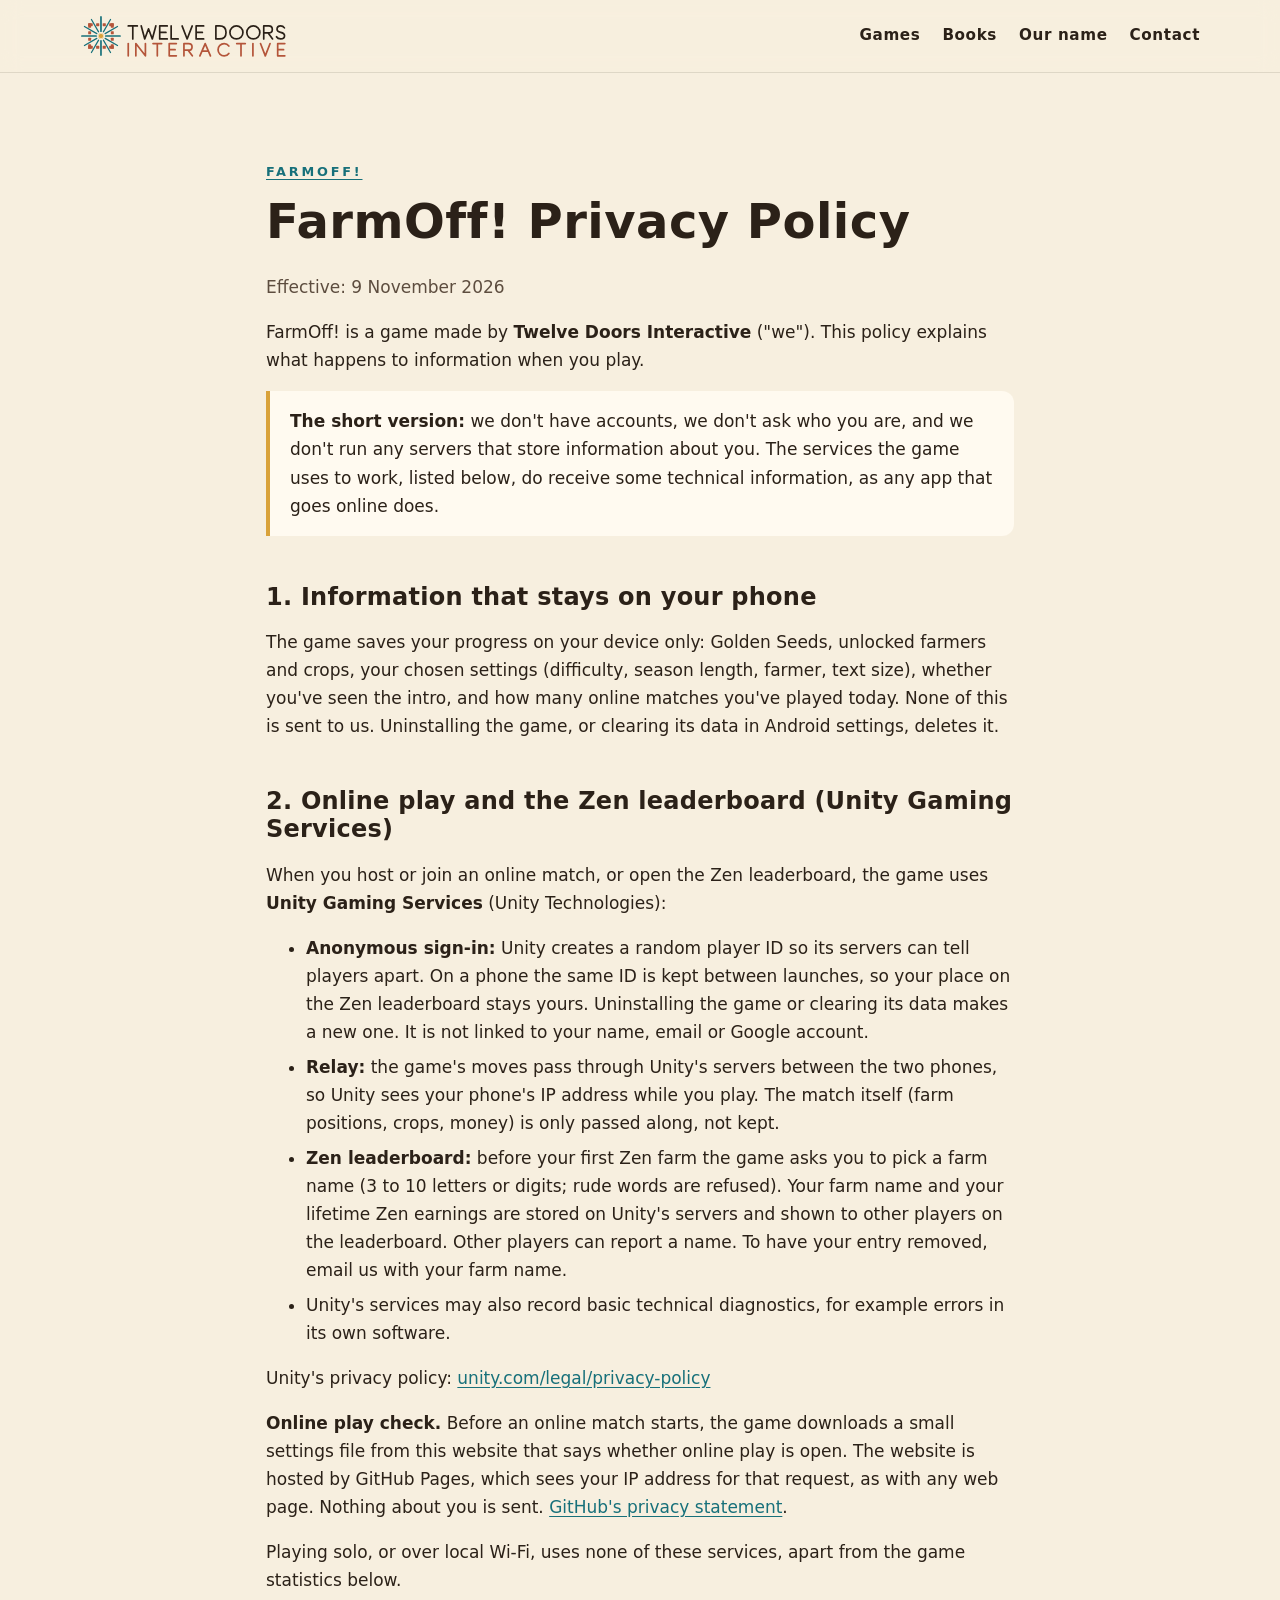
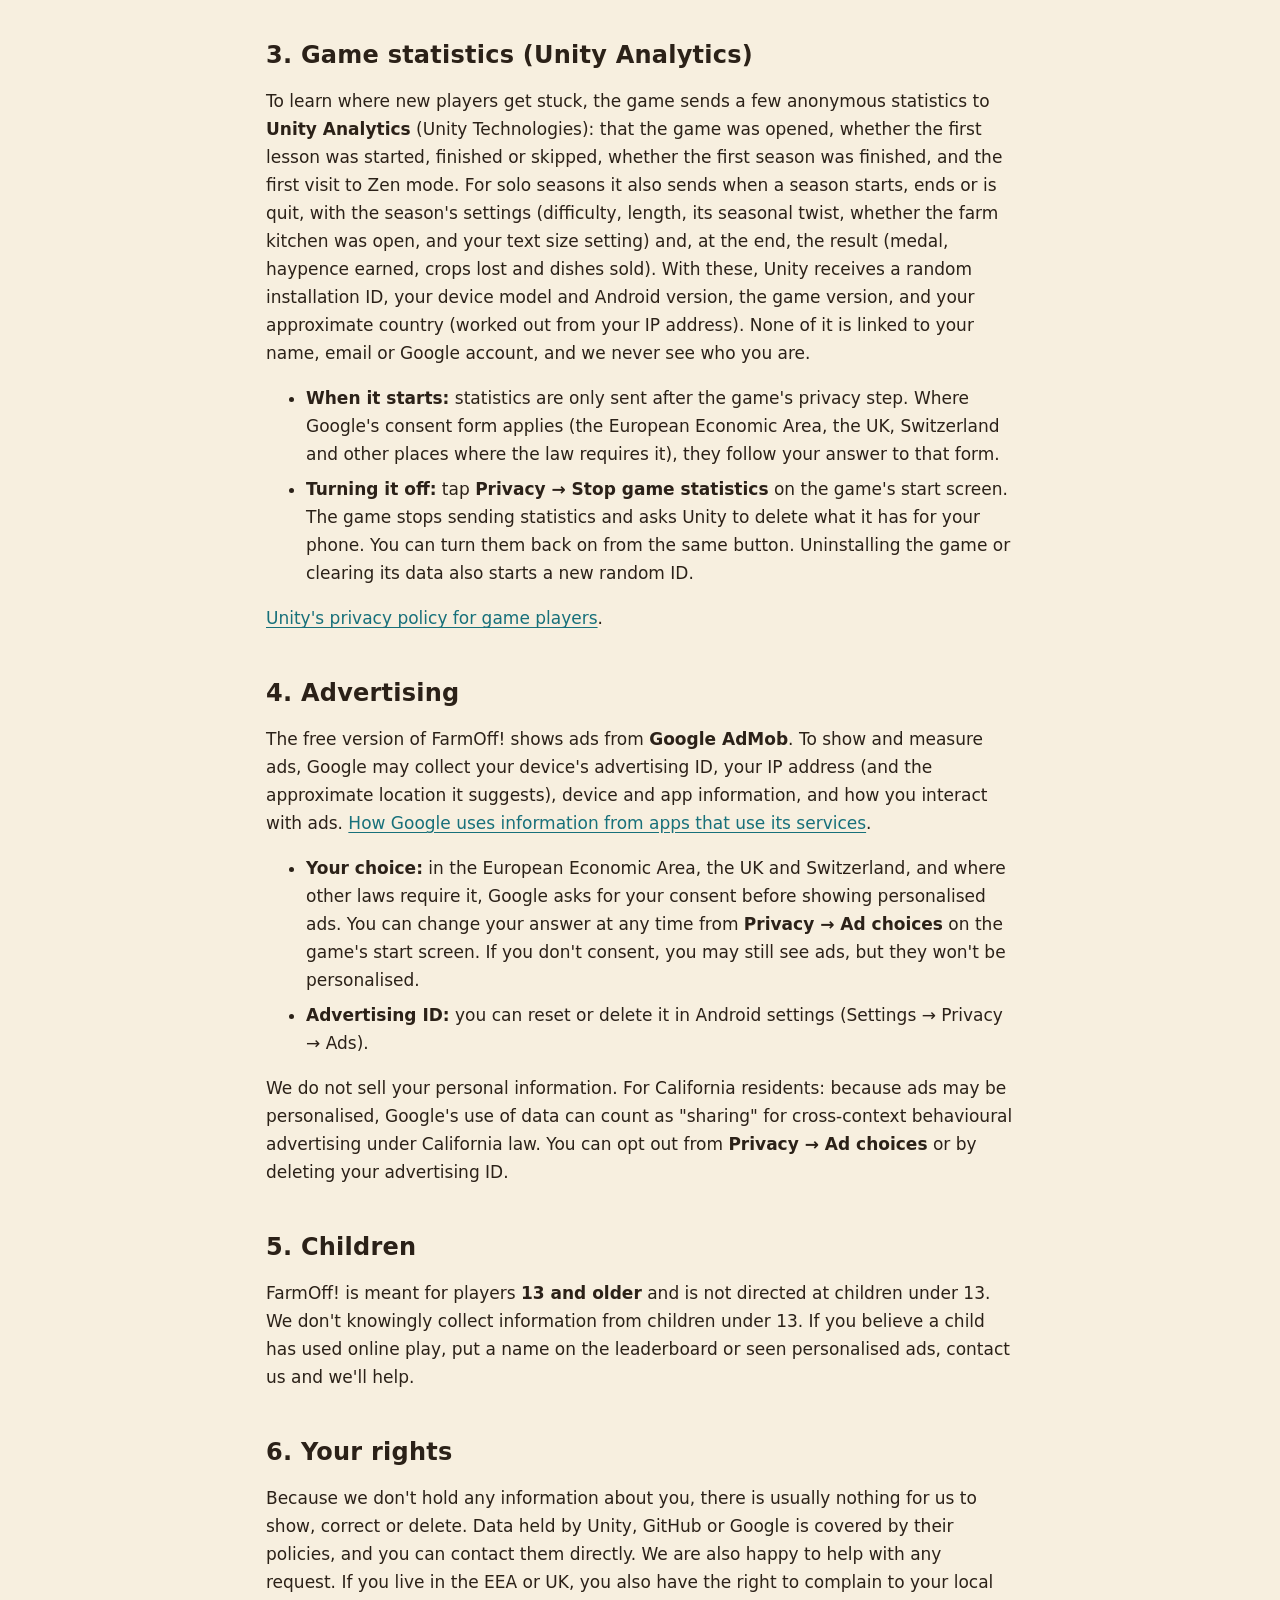
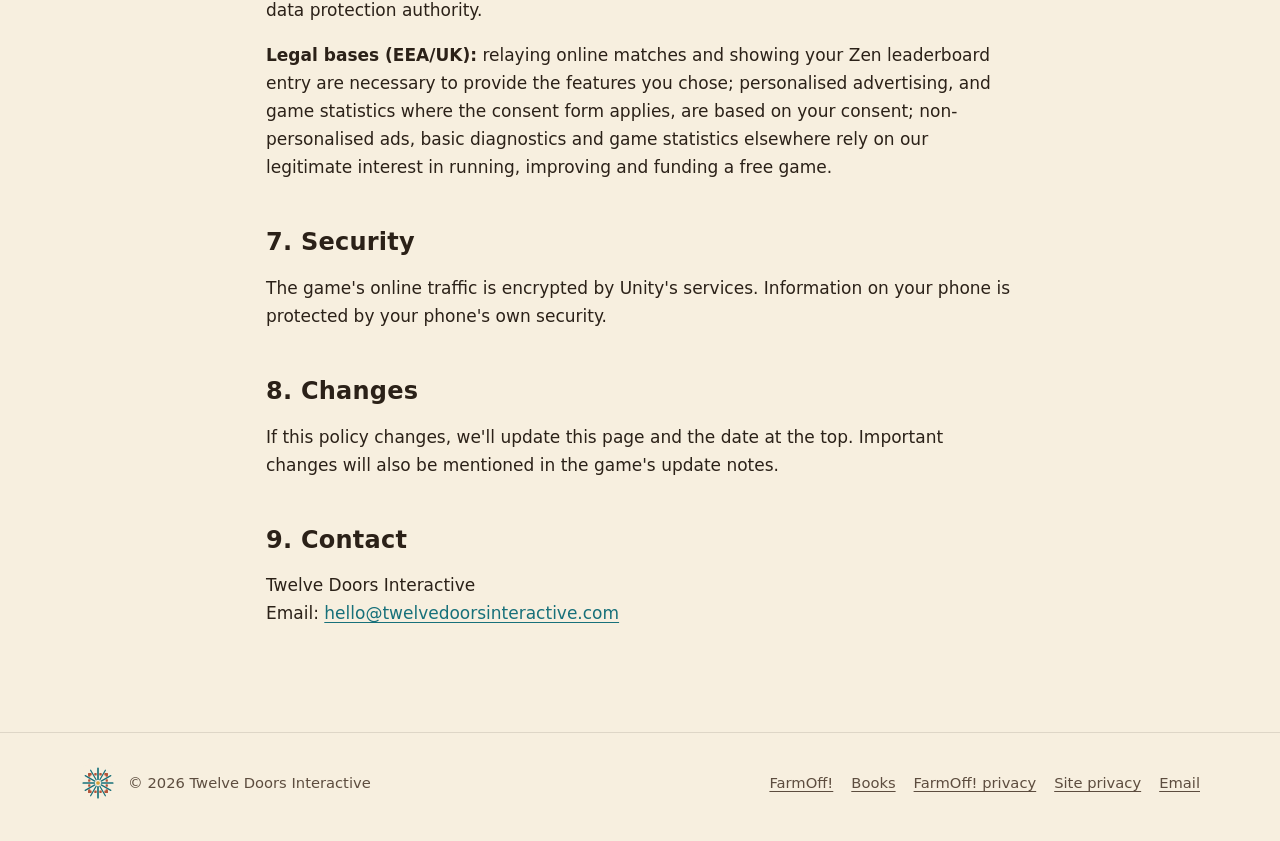
<file: farmoff/privacy/index.html>
<!doctype html>
<html lang="en">
<head>
  <meta charset="utf-8">
  <meta name="viewport" content="width=device-width, initial-scale=1">
  <title>FarmOff! Privacy Policy | Twelve Doors Interactive</title>
  <meta name="description" content="How FarmOff! handles information: no accounts, progress stays on your phone, and what Unity and Google receive for online play and ads.">
  <meta name="theme-color" content="#16302f">
  <link rel="canonical" href="https://twelvedoorsinteractive.com/farmoff/privacy/">
  <link rel="icon" href="/assets/img/favicon.svg" type="image/svg+xml">
  <link rel="icon" href="/assets/img/favicon-32.png" sizes="32x32" type="image/png">
  <link rel="stylesheet" href="/assets/css/site.css?v=20261119b">
</head>
<body>
  <a class="skip" href="#main">Skip to content</a>

  <header class="site-header">
    <div class="wrap">
      <a class="brand" href="/" aria-label="Twelve Doors Interactive, home">
        <img class="logo-light" src="/assets/img/logo-horizontal.svg" alt="Twelve Doors Interactive" width="209" height="42">
        <img class="logo-dark" src="/assets/img/logo-horizontal-dark.svg" alt="" width="209" height="42">
      </a>
      <nav class="nav" aria-label="Main">
        <a href="/#games">Games</a>
        <a href="/books/">Books</a>
        <a href="/#name">Our name</a>
        <a href="/#contact">Contact</a>
      </nav>
    </div>
  </header>

  <main id="main">
    <section>
      <div class="wrap prose">
        <p class="eyebrow"><a href="/farmoff/">FarmOff!</a></p>
        <h1>FarmOff! Privacy Policy</h1>
        <p class="meta">Effective: 9 November 2026</p>

        <p>FarmOff! is a game made by <strong>Twelve Doors Interactive</strong> ("we"). This policy explains what happens to information when you play.</p>
        <p class="callout"><strong>The short version:</strong> we don't have accounts, we don't ask who you are, and we don't run any servers that store information about you. The services the game uses to work, listed below, do receive some technical information, as any app that goes online does.</p>

        <h2>1. Information that stays on your phone</h2>
        <p>The game saves your progress on your device only: Golden Seeds, unlocked farmers and crops, your chosen settings (difficulty, season length, farmer, text size), whether you've seen the intro, and how many online matches you've played today. None of this is sent to us. Uninstalling the game, or clearing its data in Android settings, deletes it.</p>

        <h2>2. Online play and the Zen leaderboard (Unity Gaming Services)</h2>
        <p>When you host or join an online match, or open the Zen leaderboard, the game uses <strong>Unity Gaming Services</strong> (Unity Technologies):</p>
        <ul>
          <li><strong>Anonymous sign-in:</strong> Unity creates a random player ID so its servers can tell players apart. On a phone the same ID is kept between launches, so your place on the Zen leaderboard stays yours. Uninstalling the game or clearing its data makes a new one. It is not linked to your name, email or Google account.</li>
          <li><strong>Relay:</strong> the game's moves pass through Unity's servers between the two phones, so Unity sees your phone's IP address while you play. The match itself (farm positions, crops, money) is only passed along, not kept.</li>
          <li><strong>Zen leaderboard:</strong> before your first Zen farm the game asks you to pick a farm name (3 to 10 letters or digits; rude words are refused). Your farm name and your lifetime Zen earnings are stored on Unity's servers and shown to other players on the leaderboard. Other players can report a name. To have your entry removed, email us with your farm name.</li>
          <li>Unity's services may also record basic technical diagnostics, for example errors in its own software.</li>
        </ul>
        <p>Unity's privacy policy: <a href="https://unity.com/legal/privacy-policy">unity.com/legal/privacy-policy</a></p>
        <p><strong>Online play check.</strong> Before an online match starts, the game downloads a small settings file from this website that says whether online play is open. The website is hosted by GitHub Pages, which sees your IP address for that request, as with any web page. Nothing about you is sent. <a href="https://docs.github.com/site-policy/privacy-policies/github-general-privacy-statement">GitHub's privacy statement</a>.</p>
        <p>Playing solo, or over local Wi-Fi, uses none of these services, apart from the game statistics below.</p>

        <h2>3. Game statistics (Unity Analytics)</h2>
        <p>To learn where new players get stuck, the game sends a few anonymous statistics to <strong>Unity Analytics</strong> (Unity Technologies): that the game was opened, whether the first lesson was started, finished or skipped, whether the first season was finished, and the first visit to Zen mode. For solo seasons it also sends when a season starts, ends or is quit, with the season's settings (difficulty, length, its seasonal twist, whether the farm kitchen was open, and your text size setting) and, at the end, the result (medal, haypence earned, crops lost and dishes sold). With these, Unity receives a random installation ID, your device model and Android version, the game version, and your approximate country (worked out from your IP address). None of it is linked to your name, email or Google account, and we never see who you are.</p>
        <ul>
          <li><strong>When it starts:</strong> statistics are only sent after the game's privacy step. Where Google's consent form applies (the European Economic Area, the UK, Switzerland and other places where the law requires it), they follow your answer to that form.</li>
          <li><strong>Turning it off:</strong> tap <strong>Privacy → Stop game statistics</strong> on the game's start screen. The game stops sending statistics and asks Unity to delete what it has for your phone. You can turn them back on from the same button. Uninstalling the game or clearing its data also starts a new random ID.</li>
        </ul>
        <p><a href="https://unity.com/legal/game-player-and-app-user-privacy-policy">Unity's privacy policy for game players</a>.</p>

        <h2>4. Advertising</h2>
        <p>The free version of FarmOff! shows ads from <strong>Google AdMob</strong>. To show and measure ads, Google may collect your device's advertising ID, your IP address (and the approximate location it suggests), device and app information, and how you interact with ads. <a href="https://policies.google.com/technologies/partner-sites">How Google uses information from apps that use its services</a>.</p>
        <ul>
          <li><strong>Your choice:</strong> in the European Economic Area, the UK and Switzerland, and where other laws require it, Google asks for your consent before showing personalised ads. You can change your answer at any time from <strong>Privacy → Ad choices</strong> on the game's start screen. If you don't consent, you may still see ads, but they won't be personalised.</li>
          <li><strong>Advertising ID:</strong> you can reset or delete it in Android settings (Settings → Privacy → Ads).</li>
        </ul>
        <p>We do not sell your personal information. For California residents: because ads may be personalised, Google's use of data can count as "sharing" for cross-context behavioural advertising under California law. You can opt out from <strong>Privacy → Ad choices</strong> or by deleting your advertising ID.</p>

        <h2>5. Children</h2>
        <p>FarmOff! is meant for players <strong>13 and older</strong> and is not directed at children under 13. We don't knowingly collect information from children under 13. If you believe a child has used online play, put a name on the leaderboard or seen personalised ads, contact us and we'll help.</p>

        <h2>6. Your rights</h2>
        <p>Because we don't hold any information about you, there is usually nothing for us to show, correct or delete. Data held by Unity, GitHub or Google is covered by their policies, and you can contact them directly. We are also happy to help with any request. If you live in the EEA or UK, you also have the right to complain to your local data protection authority.</p>
        <p><strong>Legal bases (EEA/UK):</strong> relaying online matches and showing your Zen leaderboard entry are necessary to provide the features you chose; personalised advertising, and game statistics where the consent form applies, are based on your consent; non-personalised ads, basic diagnostics and game statistics elsewhere rely on our legitimate interest in running, improving and funding a free game.</p>

        <h2>7. Security</h2>
        <p>The game's online traffic is encrypted by Unity's services. Information on your phone is protected by your phone's own security.</p>

        <h2>8. Changes</h2>
        <p>If this policy changes, we'll update this page and the date at the top. Important changes will also be mentioned in the game's update notes.</p>

        <h2>9. Contact</h2>
        <p>Twelve Doors Interactive<br>Email: <a href="mailto:hello@twelvedoorsinteractive.com?subject=FarmOff!%20privacy">hello@twelvedoorsinteractive.com</a></p>
      </div>
    </section>
  </main>

  <footer class="site-footer">
    <div class="wrap">
      <div class="left"><img src="/assets/img/favicon.svg" alt="" width="36" height="36"><span>&copy; 2026 Twelve Doors Interactive</span></div>
      <nav aria-label="Footer">
        <a href="/farmoff/">FarmOff!</a>
        <a href="/books/">Books</a>
        <a href="/farmoff/privacy/">FarmOff! privacy</a>
        <a href="/privacy/">Site privacy</a>
        <a href="mailto:hello@twelvedoorsinteractive.com">Email</a>
      </nav>
    </div>
  </footer>
</body>
</html>
</file>
<file: assets/css/site.css>
/* Twelve Doors Interactive. Colours come from the logo: Mughal sandstone, the Ravi's teal, and gold. */

:root {
  --cream: #f7efdf;
  --paper: #fffaf0;
  --ink: #2b2118;
  --ink-soft: #5d4d3f;
  --sand: #b4553a;
  --sand-soft: #e58a68;
  --teal: #17707a;
  --teal-soft: #4fb3b8;
  --gold: #d9a23a;
  --deep: #16302f;
  --line: rgba(43, 33, 24, 0.12);
  --shadow: 0 10px 30px rgba(43, 33, 24, 0.12);

  --bg: var(--cream);
  --surface: var(--paper);
  --text: var(--ink);
  --muted: var(--ink-soft);
  --accent: var(--sand);
  --link: var(--teal);

  --display: "Century Gothic", "Avenir Next", "Avenir", "Futura", "Trebuchet MS", system-ui, sans-serif;
  --body: system-ui, -apple-system, "Segoe UI", Roboto, "Helvetica Neue", Arial, sans-serif;
  --wrap: 1120px;
  --radius: 18px;
}

@media (prefers-color-scheme: dark) {
  :root {
    --bg: #102423;
    --surface: #16302f;
    --text: #f7efdf;
    --muted: #c9bba6;
    --accent: var(--sand-soft);
    --link: var(--teal-soft);
    --line: rgba(247, 239, 223, 0.14);
    --shadow: 0 10px 30px rgba(0, 0, 0, 0.35);
  }
  .logo-light { display: none; }
  .logo-dark { display: block; }
}

@media (prefers-color-scheme: light) {
  .logo-dark { display: none; }
}

*, *::before, *::after { box-sizing: border-box; }

html { scroll-behavior: smooth; }

body {
  margin: 0;
  background: var(--bg);
  color: var(--text);
  font: 17px/1.65 var(--body);
  -webkit-font-smoothing: antialiased;
}

img, video { max-width: 100%; display: block; }

a { color: var(--link); text-underline-offset: 3px; }
a:hover { text-decoration-thickness: 2px; }

:focus-visible { outline: 3px solid var(--gold); outline-offset: 3px; border-radius: 6px; }

h1, h2, h3 {
  font-family: var(--display);
  line-height: 1.15;
  letter-spacing: 0.01em;
  margin: 0 0 0.5em;
}
h1 { font-size: clamp(2.3rem, 5.5vw, 3.8rem); }
h2 { font-size: clamp(1.7rem, 3.6vw, 2.5rem); }
h3 { font-size: 1.3rem; }

.wrap { width: min(var(--wrap), 100% - 32px); margin-inline: auto; }

.skip { position: absolute; left: -999px; }
.skip:focus { left: 16px; top: 16px; background: var(--surface); padding: 8px 14px; z-index: 10; }

/* ---------- header ---------- */

.site-header {
  position: sticky;
  top: 0;
  z-index: 5;
  background: color-mix(in srgb, var(--bg) 88%, transparent);
  backdrop-filter: blur(10px);
  border-bottom: 1px solid var(--line);
}
.site-header .wrap {
  display: flex;
  align-items: center;
  justify-content: space-between;
  gap: 16px;
  min-height: 72px;
  flex-wrap: wrap;
}
.brand img { height: 42px; width: auto; }
.nav { display: flex; gap: 6px 22px; flex-wrap: wrap; }
.nav a {
  color: var(--text);
  text-decoration: none;
  font-family: var(--display);
  font-weight: 600;
  letter-spacing: 0.04em;
  font-size: 0.95rem;
}
.nav a:hover, .nav a[aria-current="page"] { color: var(--accent); }

@media (max-width: 560px) {
  .brand img { height: 34px; }
  .site-header .wrap { padding-block: 10px; justify-content: center; }
}

/* ---------- hero ---------- */

.hero {
  position: relative;
  overflow: hidden;
  padding: clamp(48px, 8vw, 96px) 0;
}
/* A faint lattice of twelve-pointed stars, like a carved jali screen. */
.hero::before {
  content: "";
  position: absolute;
  inset: 0;
  background-image: url("../img/jali.svg");
  background-size: 96px 96px;
  opacity: 0.07;
  pointer-events: none;
}
@media (prefers-color-scheme: dark) { .hero::before { opacity: 0.1; filter: invert(1); } }

.hero .wrap {
  position: relative;
  display: grid;
  grid-template-columns: 1.15fr 0.85fr;
  gap: 48px;
  align-items: center;
}
.hero p.lead { font-size: 1.2rem; color: var(--muted); max-width: 34em; }
.hero-mark { width: min(420px, 100%); margin-inline: auto; }

@media (max-width: 820px) {
  .hero .wrap { grid-template-columns: 1fr; text-align: center; }
  .hero p.lead { margin-inline: auto; }
  .hero .actions { justify-content: center; }
  .hero-mark { width: min(280px, 80%); order: -1; }
}

.eyebrow {
  font-family: var(--display);
  text-transform: uppercase;
  letter-spacing: 0.22em;
  font-size: 0.8rem;
  font-weight: 700;
  color: var(--accent);
  margin: 0 0 12px;
}

.actions { display: flex; gap: 12px; flex-wrap: wrap; margin-top: 28px; }

.button {
  display: inline-flex;
  align-items: center;
  gap: 10px;
  padding: 13px 24px;
  border-radius: 999px;
  font-family: var(--display);
  font-weight: 700;
  letter-spacing: 0.03em;
  text-decoration: none;
  background: var(--teal);
  color: #fff;
  box-shadow: 0 6px 16px rgba(23, 112, 122, 0.3);
  transition: transform 0.15s ease, box-shadow 0.15s ease;
}
.button:hover { transform: translateY(-2px); box-shadow: 0 10px 22px rgba(23, 112, 122, 0.35); }
.button.quiet { background: transparent; color: var(--text); box-shadow: inset 0 0 0 2px var(--line); }
.button.soon { background: var(--deep); cursor: default; }
.button.soon:hover { transform: none; }
.button .store { width: 1.15em; height: 1.15em; flex: none; }

/* The home page's two game buttons share one width (the wider one's), so they read as a pair;
   "Why Twelve Doors?" sits on its own row below them. */
.hero .actions { display: grid; grid-template-columns: repeat(2, 1fr); width: fit-content; }
.hero .actions .button { justify-content: center; }
.hero .actions .button.quiet { grid-column: 1 / -1; justify-self: start; }
@media (max-width: 820px) { .hero .actions { margin-inline: auto; } .hero .actions .button.quiet { justify-self: center; } }
@media (max-width: 480px) { .hero .actions { grid-template-columns: 1fr; width: 100%; } .hero .actions .button.quiet { justify-self: stretch; } }

/* ---------- sections ---------- */

section { padding: clamp(48px, 7vw, 88px) 0; }
section.alt { background: var(--surface); border-block: 1px solid var(--line); }

.section-head { max-width: 40em; margin-bottom: 32px; }
.section-head p { color: var(--muted); margin: 0; }

.game-card {
  display: grid;
  grid-template-columns: 1.2fr 1fr;
  background: var(--surface);
  border-radius: var(--radius);
  overflow: hidden;
  box-shadow: var(--shadow);
  border: 1px solid var(--line);
}
section.alt .game-card { background: var(--bg); }
.game-card img { width: 100%; height: 100%; object-fit: cover; }
.game-card .body { padding: clamp(24px, 4vw, 40px); }
.game-card .icon { width: 72px; height: 72px; border-radius: 18px; box-shadow: var(--shadow); margin-bottom: 16px; }
@media (max-width: 760px) { .game-card { grid-template-columns: 1fr; } }

.tags { display: flex; gap: 8px; flex-wrap: wrap; margin: 0 0 16px; padding: 0; list-style: none; }
.tags li {
  font-size: 0.8rem;
  font-weight: 700;
  letter-spacing: 0.05em;
  padding: 4px 12px;
  border-radius: 999px;
  background: color-mix(in srgb, var(--gold) 22%, transparent);
  color: var(--text);
}

.story {
  display: grid;
  grid-template-columns: 0.8fr 1.2fr;
  gap: 48px;
  align-items: center;
}
.story figure { margin: 0; }
.story figcaption { font-size: 0.9rem; color: var(--muted); margin-top: 12px; text-align: center; }
@media (max-width: 820px) { .story { grid-template-columns: 1fr; } .story figure { max-width: 320px; margin-inline: auto; } }

.word { font-style: italic; color: var(--accent); }

.contact {
  text-align: center;
}
.contact .email {
  font-family: var(--display);
  font-size: clamp(1.2rem, 4vw, 2rem);
  font-weight: 700;
  word-break: break-word;
}

/* ---------- FarmOff! page ---------- */

.game-hero { text-align: center; padding-bottom: 32px; }
.game-hero .icon { width: 120px; height: 120px; border-radius: 28px; margin: 0 auto 20px; box-shadow: var(--shadow); }
.game-hero .actions { justify-content: center; margin-inline: auto; }

.trailer {
  border-radius: var(--radius);
  overflow: hidden;
  box-shadow: var(--shadow);
  background: #000;
  aspect-ratio: 16 / 9;
}
.trailer video { width: 100%; height: 100%; object-fit: cover; }
.trailers { display: grid; grid-template-columns: repeat(auto-fit, minmax(300px, 1fr)); gap: 24px; }
.trailers figure { margin: 0; }
.trailers figcaption { margin-top: 10px; text-align: center; color: var(--muted); font-size: .95rem; }
.how-to { margin: 22px 0 0; text-align: center; font-size: 1.05rem; }

.features {
  display: grid;
  grid-template-columns: repeat(auto-fit, minmax(240px, 1fr));
  gap: 20px;
}
.feature {
  background: var(--surface);
  border: 1px solid var(--line);
  border-radius: var(--radius);
  padding: 24px;
}
section.alt .feature { background: var(--bg); }
.feature h3 { display: flex; align-items: center; gap: 10px; }
.feature h3 span { font-size: 1.5rem; }
.feature p { margin: 0; color: var(--muted); }

.shots {
  display: grid;
  grid-template-columns: repeat(2, 1fr);
  gap: 20px;
}
.shots figure { margin: 0; }
.shots img, .shots video { display: block; border-radius: 14px; box-shadow: var(--shadow); width: 100%; height: auto; }
.shots figcaption { font-size: 0.9rem; color: var(--muted); margin-top: 8px; }
@media (max-width: 700px) { .shots { grid-template-columns: 1fr; } }

/* ---------- long text (privacy pages) ---------- */

.prose { max-width: 44em; }
.prose h1 { font-size: clamp(2rem, 5vw, 3rem); }
.prose h2 { font-size: 1.5rem; margin-top: 2em; }
.prose .meta { color: var(--muted); }
.prose li { margin-bottom: 0.4em; }
.callout {
  background: var(--surface);
  border-left: 4px solid var(--gold);
  border-radius: 0 12px 12px 0;
  padding: 16px 20px;
}

/* ---------- footer ---------- */

.site-footer {
  border-top: 1px solid var(--line);
  padding: 32px 0 40px;
  color: var(--muted);
  font-size: 0.92rem;
}
.site-footer .wrap { display: flex; justify-content: space-between; align-items: center; gap: 16px; flex-wrap: wrap; }
.site-footer img { width: 36px; height: 36px; }
.site-footer .left { display: flex; align-items: center; gap: 12px; }
.site-footer nav { display: flex; gap: 18px; flex-wrap: wrap; }
.site-footer a { color: var(--muted); }

@media (prefers-reduced-motion: reduce) {
  html { scroll-behavior: auto; }
  .button { transition: none; }
}
</file>
<file: assets/css/books.css>
/* ---------- Books page (loaded only by /books/, after site.css) ---------- */

.book-card {
  display: grid;
  grid-template-columns: minmax(220px, 0.8fr) 1.2fr;
  gap: clamp(24px, 4vw, 48px);
  align-items: start;
  background: var(--surface);
  border: 1px solid var(--line);
  border-radius: var(--radius);
  box-shadow: var(--shadow);
  padding: clamp(20px, 4vw, 40px);
}
section.alt .book-card { background: var(--bg); }
.book-card .cover { border-radius: 10px; box-shadow: var(--shadow); width: 100%; height: auto; }
.book-card h3 { font-size: clamp(1.5rem, 3vw, 2rem); margin-top: 0; }
.book-card .subtitle { color: var(--muted); font-size: 1.1rem; margin-top: -0.4em; }
.book-card ul.highlights { padding-left: 1.2em; }
.book-card ul.highlights li { margin-bottom: 0.4em; }
.book-card .facts { color: var(--muted); font-size: 0.95rem; }
@media (max-width: 760px) { .book-card { grid-template-columns: 1fr; } .book-card .cover { max-width: 320px; margin-inline: auto; } }

.pages3 { display: grid; grid-template-columns: repeat(3, 1fr); gap: 20px; }
.pages3 figure { margin: 0; }
.pages3 img { border-radius: 10px; box-shadow: var(--shadow); width: 100%; height: auto; background: #fff; }
.pages3 figcaption { font-size: 0.9rem; color: var(--muted); margin-top: 8px; }
@media (max-width: 760px) { .pages3 { grid-template-columns: 1fr; max-width: 420px; margin-inline: auto; } }

.series-next { display: flex; gap: 10px; flex-wrap: wrap; padding: 0; margin: 16px 0 0; list-style: none; }
.series-next li {
  padding: 8px 16px;
  border-radius: 999px;
  border: 1px dashed var(--line);
  color: var(--muted);
  font-weight: 600;
}
.series-next li.now { border-style: solid; color: var(--text); background: color-mix(in srgb, var(--gold) 22%, transparent); }

/* free pages sign-up */
.signup { display: flex; flex-wrap: wrap; gap: 12px; justify-content: center; align-items: center; max-width: 560px; margin: 24px auto 0; }
.signup input[type=email] {
  flex: 1 1 260px;
  font: inherit;
  padding: 12px 18px;
  border-radius: 999px;
  border: 2px solid var(--line);
  background: var(--surface);
  color: var(--text);
}
.signup input[type=email]:focus { outline: 2px solid var(--accent); outline-offset: 2px; }
.signup .opt-in { flex-basis: 100%; color: var(--muted); font-size: 0.95rem; }
.signup .signup-msg { flex-basis: 100%; margin: 0; min-height: 1.5em; font-weight: 600; }
.small-print { color: var(--muted); font-size: 0.85rem; margin-top: 16px; }
.visually-hidden { position: absolute !important; width: 1px; height: 1px; overflow: hidden; clip: rect(0 0 0 0); white-space: nowrap; }
</file>
